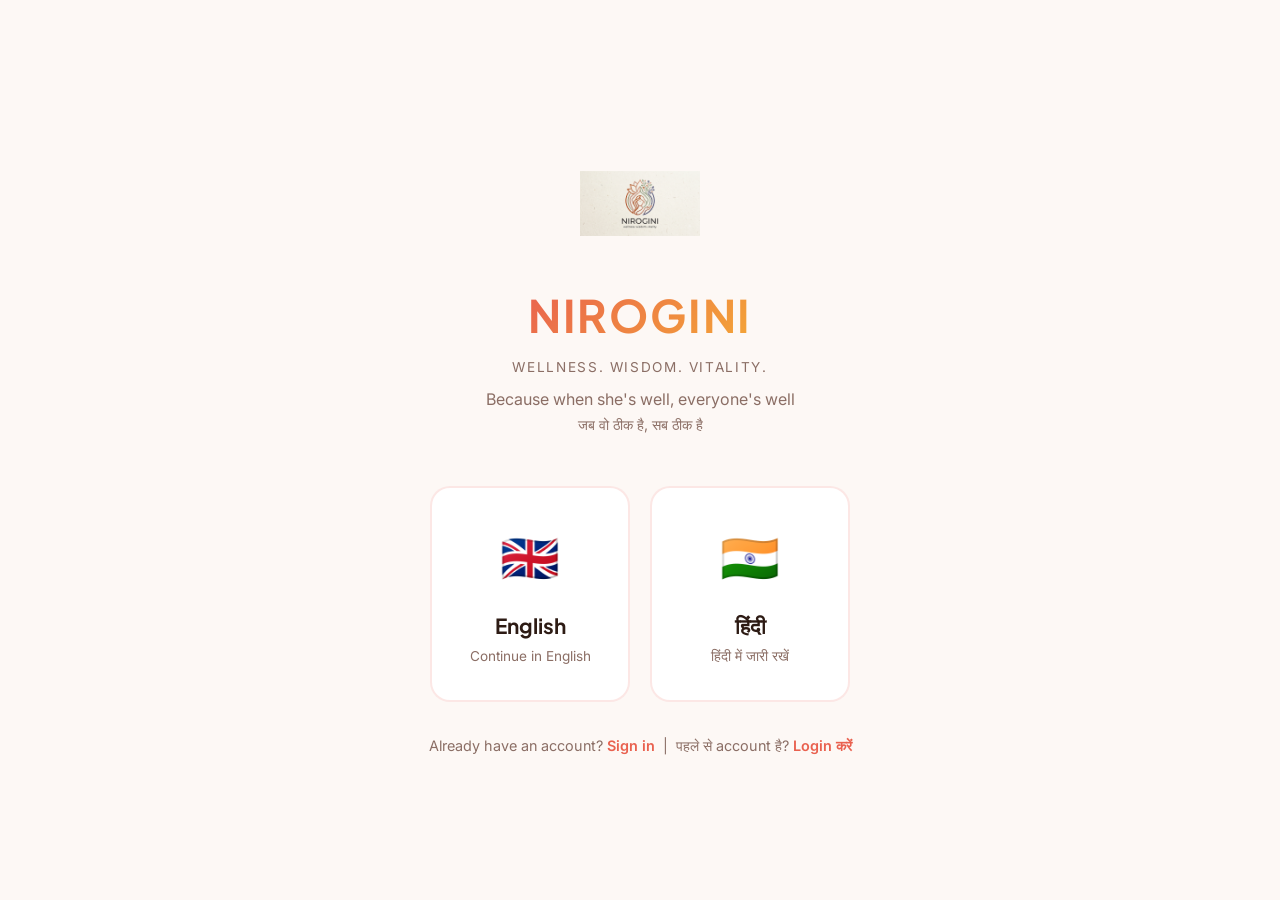
<file: frontend/index.html>
<!DOCTYPE html>
<html lang="en">
<head>
<meta charset="UTF-8">
<meta name="viewport" content="width=device-width, initial-scale=1.0">
<title>Nirogini — Because when she's well, everyone's well</title>
<link rel="stylesheet" href="css/style.css">
<style>
.lang-page {
  min-height: 100vh; display: flex; flex-direction: column;
  align-items: center; justify-content: center;
  padding: 24px; text-align: center;
}
.brand-logo { width: 120px; height: 120px; margin: 0 auto 16px; }
.brand-title {
  font-family: var(--font-display); font-size: 2.8rem; font-weight: 700;
  background: linear-gradient(135deg, var(--coral), var(--gold));
  -webkit-background-clip: text; -webkit-text-fill-color: transparent;
  background-clip: text; margin-bottom: 6px; letter-spacing: 0.04em;
}
.brand-sub { font-size: 0.85rem; color: var(--text-dim); letter-spacing: 0.12em; text-transform: uppercase; margin-bottom: 8px; }
.brand-tagline { font-size: 1rem; color: var(--text-dim); margin-bottom: 48px; line-height: 1.6; }
.lang-cards { display: flex; gap: 20px; flex-wrap: wrap; justify-content: center; margin-bottom: 32px; }
.lang-card {
  width: 200px; padding: 32px 24px;
  background: var(--surface); border: 2px solid var(--border);
  border-radius: 20px; cursor: pointer;
  transition: all 0.25s cubic-bezier(0.22, 1, 0.36, 1);
}
.lang-card:hover { border-color: var(--coral); transform: translateY(-4px); box-shadow: 0 12px 40px rgba(233,97,79,0.2); }
.lang-flag { font-size: 3rem; margin-bottom: 12px; }
.lang-name { font-family: var(--font-display); font-size: 1.3rem; font-weight: 700; margin-bottom: 4px; }
.lang-sub { font-size: 0.85rem; color: var(--text-dim); }
.already-account { font-size: 0.9rem; color: var(--text-dim); }
.already-account a { color: var(--coral); font-weight: 600; }
.floating { position: fixed; top:0; left:0; width:100%; height:100%; pointer-events:none; overflow:hidden; z-index:-1; }
.float-item { position:absolute; opacity:0.05; animation: floatUp 10s ease-in-out infinite; }
@keyframes floatUp { 0%,100%{transform:translateY(0) rotate(0deg)} 50%{transform:translateY(-30px) rotate(8deg)} }
</style>
</head>
<body>
<div class="floating">
  <span class="float-item" style="left:10%;top:20%;font-size:2rem;animation-delay:0s">🌸</span>
  <span class="float-item" style="left:80%;top:15%;font-size:1.5rem;animation-delay:1.5s">💙</span>
  <span class="float-item" style="left:20%;top:70%;font-size:1.8rem;animation-delay:3s">🌿</span>
  <span class="float-item" style="left:70%;top:60%;font-size:1.5rem;animation-delay:4.5s">✨</span>
  <span class="float-item" style="left:50%;top:30%;font-size:2rem;animation-delay:6s">🌸</span>
</div>
<div class="lang-page">
  <img src="images/nirogini_logo.png" class="brand-logo" alt="Nirogini Logo" style="border-radius:16px;object-fit:contain;">
  <div class="brand-title">NIROGINI</div>
  <div class="brand-sub">wellness. wisdom. vitality.</div>
  <div class="brand-tagline">
    Because when she's well, everyone's well<br>
    <span style="font-size:0.9rem;">जब वो ठीक है, सब ठीक है</span>
  </div>
  <div class="lang-cards">
    <div class="lang-card" onclick="selectLanguage('en')">
      <div class="lang-flag">🇬🇧</div>
      <div class="lang-name">English</div>
      <div class="lang-sub">Continue in English</div>
    </div>
    <div class="lang-card" onclick="selectLanguage('hi')">
      <div class="lang-flag">🇮🇳</div>
      <div class="lang-name">हिंदी</div>
      <div class="lang-sub">हिंदी में जारी रखें</div>
    </div>
  </div>
  <div class="already-account">
    Already have an account? <a href="login.html">Sign in</a>
    &nbsp;|&nbsp; पहले से account है? <a href="login.html">Login करें</a>
  </div>
</div>
<script>
function selectLanguage(lang) {
  localStorage.setItem("nirogini_lang", lang);
  window.location.href = "signup.html";
}
if (localStorage.getItem("nirogini_token")) window.location.href = "dashboard.html";
</script>
</body>
</html>
</file>
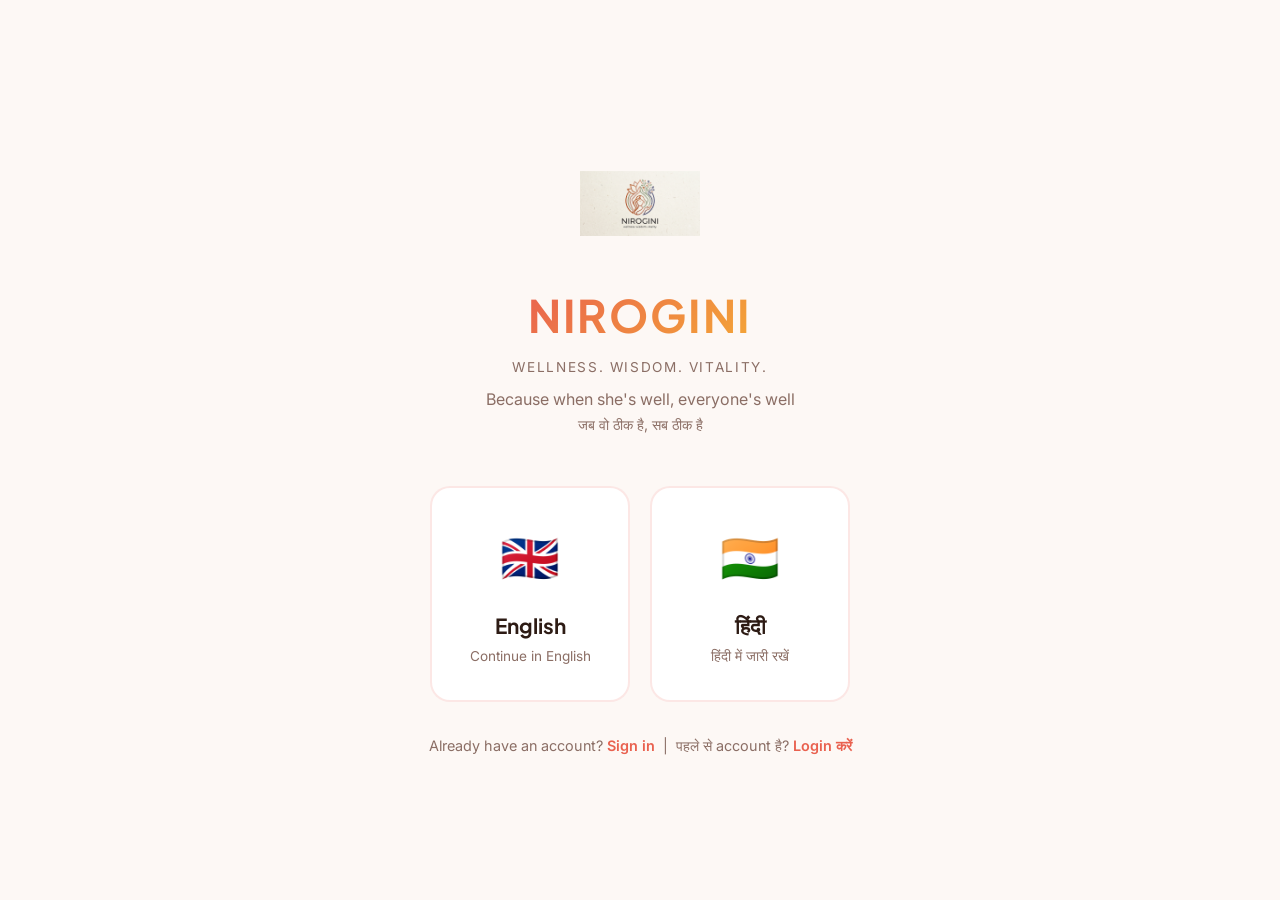
<file: frontend/appointments.html>
<!DOCTYPE html>
<html lang="en">
<head>
<meta charset="UTF-8">
<meta name="viewport" content="width=device-width, initial-scale=1.0">
<title>Appointments — Nirogini</title>
<link rel="stylesheet" href="css/style.css">
<style>
.appt-card {
  border: 1px solid var(--border); border-radius: 14px;
  padding: 18px; margin-bottom: 12px; background: white;
  border-left: 4px solid var(--coral);
}
.appt-card.past { border-left-color: var(--text-light); opacity: 0.7; }
.appt-date { font-family: var(--font-display); font-weight: 700; font-size: 1rem; color: var(--coral); }
.appt-doctor { font-weight: 600; font-size: 0.95rem; margin-top: 4px; }
.appt-details { font-size: 0.82rem; color: var(--text-dim); margin-top: 4px; line-height: 1.5; }
.appt-actions { display: flex; gap: 8px; margin-top: 12px; }
.btn-small {
  padding: 7px 14px; border-radius: 10px; font-size: 0.8rem;
  font-weight: 600; cursor: pointer; border: 1.5px solid var(--border);
  background: var(--surface-2); transition: all 0.15s;
}
.btn-small:hover { border-color: var(--coral); color: var(--coral); }
.btn-small.done { background: rgba(76,175,136,0.1); border-color: rgba(76,175,136,0.3); color: var(--mint); }
.days-badge {
  display: inline-block; padding: 3px 10px;
  border-radius: 10px; font-size: 0.75rem; font-weight: 700;
  background: rgba(233,97,79,0.1); color: var(--coral);
}
.questions-preview {
  background: var(--surface-2); border-radius: 10px;
  padding: 10px 12px; margin-top: 8px;
  font-size: 0.82rem; color: var(--text-dim); line-height: 1.5;
}
</style>
</head>
<body>
<div class="app-layout">
  <div class="sidebar">
    <div class="sidebar-brand">
      <div class="sidebar-brand-icon"><img src="images/nirogini_logo.png" style="width:32px;height:32px;object-fit:contain;border-radius:6px;"></div>
      <div class="sidebar-brand-name">Nirogini</div>
    </div>
    <a href="dashboard.html" class="nav-item"><span class="nav-icon">🏠</span> Home</a>
    <a href="tracker.html" class="nav-item"><span class="nav-icon">📊</span> Health Log</a>
    <a href="menopause.html" class="nav-item"><span class="nav-icon">🌙</span> Menopause</a>
    <a href="medicines.html" class="nav-item"><span class="nav-icon">💊</span> Medicines</a>
    <a href="cycle.html" class="nav-item"><span class="nav-icon">🌸</span> Cycle</a>
    <a href="appointments.html" class="nav-item active"><span class="nav-icon">🗓️</span> Appointments</a>
    <a href="companion.html" class="nav-item"><span class="nav-icon">💬</span> Chat</a>
    <a href="community.html" class="nav-item"><span class="nav-icon">👯‍♀️</span> My Circle</a>
    <a href="hospitals.html" class="nav-item"><span class="nav-icon">🏥</span> Hospitals</a>
    <a href="reports.html" class="nav-item"><span class="nav-icon">📋</span> Reports</a>
    <div class="sidebar-bottom">
      <a href="#" class="nav-item" onclick="signOut()"><span class="nav-icon">👋</span> Sign Out</a>
    </div>
  </div>

  <div class="main-content">
    <div class="page-header">
      <h1>🗓️ Doctor Appointments</h1>
      <p id="subtitle">Keep track of upcoming appointments and what to discuss with your doctor</p>
    </div>

    <!-- Add appointment -->
    <div class="card">
      <div class="card-label" id="addLabel">ADD APPOINTMENT</div>

      <div class="grid-2" style="gap:12px;margin-bottom:12px;">
        <div class="field">
          <label id="docLabel">Doctor's name</label>
          <input type="text" id="docName" placeholder="e.g. Dr. Sharma, Dr. Patel">
        </div>
        <div class="field">
          <label id="specLabel">Speciality</label>
          <select id="speciality">
            <option value="General Physician">General Physician</option>
            <option value="Gynaecologist">Gynaecologist</option>
            <option value="Endocrinologist">Endocrinologist (Thyroid/Diabetes)</option>
            <option value="Cardiologist">Cardiologist</option>
            <option value="Orthopaedist">Orthopaedist (Bones/Joints)</option>
            <option value="Dermatologist">Dermatologist</option>
            <option value="Psychiatrist">Psychiatrist / Counsellor</option>
            <option value="Other">Other</option>
          </select>
        </div>
        <div class="field">
          <label id="dateLabel">Date</label>
          <input type="date" id="apptDate">
        </div>
        <div class="field">
          <label id="timeLabel">Time (optional)</label>
          <input type="time" id="apptTime">
        </div>
      </div>

      <div class="field">
        <label id="locationLabel">Location / Hospital (optional)</label>
        <input type="text" id="location" placeholder="e.g. Apollo Hospital, Bandra">
      </div>

      <div class="field">
        <label id="questionsLabel">Questions to ask the doctor</label>
        <textarea id="questions" rows="3" style="border-radius:12px;"
          placeholder="Write down what you want to discuss — you won't forget anything important..."></textarea>
      </div>

      <div class="error-msg" id="errorBox"></div>
      <div class="success-msg" id="successBox"></div>
      <button class="btn-primary" id="addBtn" onclick="addAppt()">Add Appointment 🗓️</button>
    </div>

    <!-- Upcoming -->
    <div class="card">
      <div class="card-label" id="upcomingLabel">UPCOMING APPOINTMENTS</div>
      <div id="upcomingList">
        <div style="text-align:center;padding:20px;"><div class="spinner"></div></div>
      </div>
    </div>

    <!-- Past -->
    <div class="card" id="pastCard" style="display:none;">
      <div class="card-label" id="pastLabel">PAST APPOINTMENTS</div>
      <div id="pastList"></div>
    </div>

    <!-- Tip -->
    <div style="background:rgba(76,175,136,0.08);border:1px solid rgba(76,175,136,0.2);border-radius:14px;padding:16px;font-size:0.85rem;color:var(--text-dim);line-height:1.6;">
      💡 <strong id="tipBold">Tip before your appointment:</strong>
      <span id="tipText"> Write down all your symptoms, when they started, and any medicines you take. Bring your recent lab reports. Do not hesitate to ask your doctor to explain anything you do not understand.</span>
    </div>
  </div>
</div>

<script src="js/app.js"></script>
<script>
requireAuth();
const lang = Lang.get();

document.getElementById("apptDate").min = new Date().toISOString().split("T")[0];

if (lang === "hi") {
  document.getElementById("subtitle").textContent = "आने वाले appointments track करें और doctor से क्या बात करनी है याद रखें";
  document.getElementById("addLabel").textContent = "APPOINTMENT जोड़ें";
  document.getElementById("docLabel").textContent = "Doctor का नाम";
  document.getElementById("specLabel").textContent = "Speciality";
  document.getElementById("dateLabel").textContent = "Date";
  document.getElementById("timeLabel").textContent = "Time (optional)";
  document.getElementById("locationLabel").textContent = "Location / Hospital (optional)";
  document.getElementById("questionsLabel").textContent = "Doctor से क्या पूछना है?";
  document.getElementById("questions").placeholder = "लिख लें क्या discuss करना है — कुछ भूलेंगी नहीं...";
  document.getElementById("addBtn").textContent = "Appointment जोड़ें 🗓️";
  document.getElementById("upcomingLabel").textContent = "UPCOMING APPOINTMENTS";
  document.getElementById("pastLabel").textContent = "पिछले APPOINTMENTS";
  document.getElementById("tipBold").textContent = "Appointment से पहले tip:";
  document.getElementById("tipText").textContent = " अपने सभी symptoms लिख लें, कब से हैं, और कौन सी medicines ले रही हैं। Lab reports साथ लेकर जाएं। Doctor से कुछ भी पूछने में संकोच न करें।";
}

function daysUntil(dateStr) {
  const apptDate = new Date(dateStr);
  const today = new Date();
  today.setHours(0,0,0,0);
  return Math.ceil((apptDate - today) / (1000*60*60*24));
}

async function loadAppointments() {
  const r = await apiCall("/api/appointments", { auth: true });
  if (!r || !r.success) return;

  const upEl = document.getElementById("upcomingList");
  if (!r.upcoming || !r.upcoming.length) {
    upEl.innerHTML = `<div style="text-align:center;padding:32px;color:var(--text-dim);">
      <div style="font-size:3rem;margin-bottom:12px;">🗓️</div>
      <div style="font-weight:600;">${lang==="hi"?"कोई upcoming appointment नहीं":"No upcoming appointments"}</div>
      <div style="font-size:0.85rem;margin-top:6px;">${lang==="hi"?"ऊपर add करें":"Add one above"}</div>
    </div>`;
  } else {
    upEl.innerHTML = r.upcoming.map(a => {
      const days = daysUntil(a.appointment_date);
      const daysText = days === 0 ? (lang==="hi"?"आज!":"Today!") : days === 1 ? (lang==="hi"?"कल":"Tomorrow") : `${days} ${lang==="hi"?"दिन बाद":"days away"}`;
      return `
      <div class="appt-card">
        <div style="display:flex;justify-content:space-between;align-items:flex-start;">
          <div>
            <div class="appt-date">${a.appointment_date} ${a.appointment_time || ""}</div>
            <div class="appt-doctor">Dr. ${a.doctor_name}</div>
            <div class="appt-details">
              ${a.speciality || ""} ${a.location ? "· 📍 " + a.location : ""}
            </div>
          </div>
          <span class="days-badge">${daysText}</span>
        </div>
        ${a.questions ? `<div class="questions-preview">💬 <strong>${lang==="hi"?"Doctor से पूछना है:":"Questions for doctor:"}</strong><br>${a.questions}</div>` : ""}
        <div class="appt-actions">
          <button class="btn-small done" onclick="completeAppt(${a.id})">✓ ${lang==="hi"?"Done":"Done"}</button>
          <button class="btn-small" onclick="deleteAppt(${a.id})" style="color:var(--coral)">✕ ${lang==="hi"?"हटाएं":"Remove"}</button>
        </div>
      </div>`;
    }).join("");
  }

  if (r.past && r.past.length > 0) {
    document.getElementById("pastCard").style.display = "block";
    document.getElementById("pastList").innerHTML = r.past.map(a => `
      <div class="appt-card past">
        <div class="appt-date">${a.appointment_date}</div>
        <div class="appt-doctor">Dr. ${a.doctor_name}</div>
        <div class="appt-details">${a.speciality || ""} ${a.location ? "· " + a.location : ""}</div>
        ${a.notes ? `<div style="font-size:0.82rem;margin-top:6px;font-style:italic;color:var(--text-dim);">${a.notes}</div>` : ""}
      </div>
    `).join("");
  }
}

async function addAppt() {
  const docName = document.getElementById("docName").value.trim();
  const apptDate = document.getElementById("apptDate").value;
  if (!docName || !apptDate) {
    showError(document.getElementById("errorBox"),
      lang==="hi"?"Doctor का नाम और date जरूरी हैं।":"Doctor name and date are required.");
    return;
  }
  const btn = document.getElementById("addBtn");
  btn.disabled = true;
  const r = await apiCall("/api/appointments/add", {
    method: "POST", auth: true,
    body: {
      doctor_name: docName,
      speciality: document.getElementById("speciality").value,
      appointment_date: apptDate,
      appointment_time: document.getElementById("apptTime").value,
      location: document.getElementById("location").value,
      questions: document.getElementById("questions").value,
    }
  });
  if (r && r.success) {
    showSuccess(document.getElementById("successBox"),
      lang==="hi"?"✅ Appointment add हो गई!":"✅ Appointment added!");
    document.getElementById("docName").value = "";
    document.getElementById("location").value = "";
    document.getElementById("questions").value = "";
    document.getElementById("apptTime").value = "";
    loadAppointments();
  } else {
    showError(document.getElementById("errorBox"), "Could not save. Try again.");
  }
  btn.disabled = false;
}

async function completeAppt(id) {
  const notes = prompt(lang==="hi"?"Appointment के बाद कोई notes? (optional)":"Any notes after the appointment? (optional)") || "";
  await apiCall(`/api/appointments/${id}/complete`, { method:"POST", auth:true, body:{notes} });
  loadAppointments();
}

async function deleteAppt(id) {
  if (!confirm(lang==="hi"?"इस appointment को हटाएं?":"Remove this appointment?")) return;
  await apiCall(`/api/appointments/${id}/delete`, { method:"DELETE", auth:true });
  loadAppointments();
}

function signOut() { apiCall("/api/logout",{method:"POST",auth:true}); Auth.clear(); window.location.href="index.html"; }
loadAppointments();
</script>
</body>
</html>
</file>
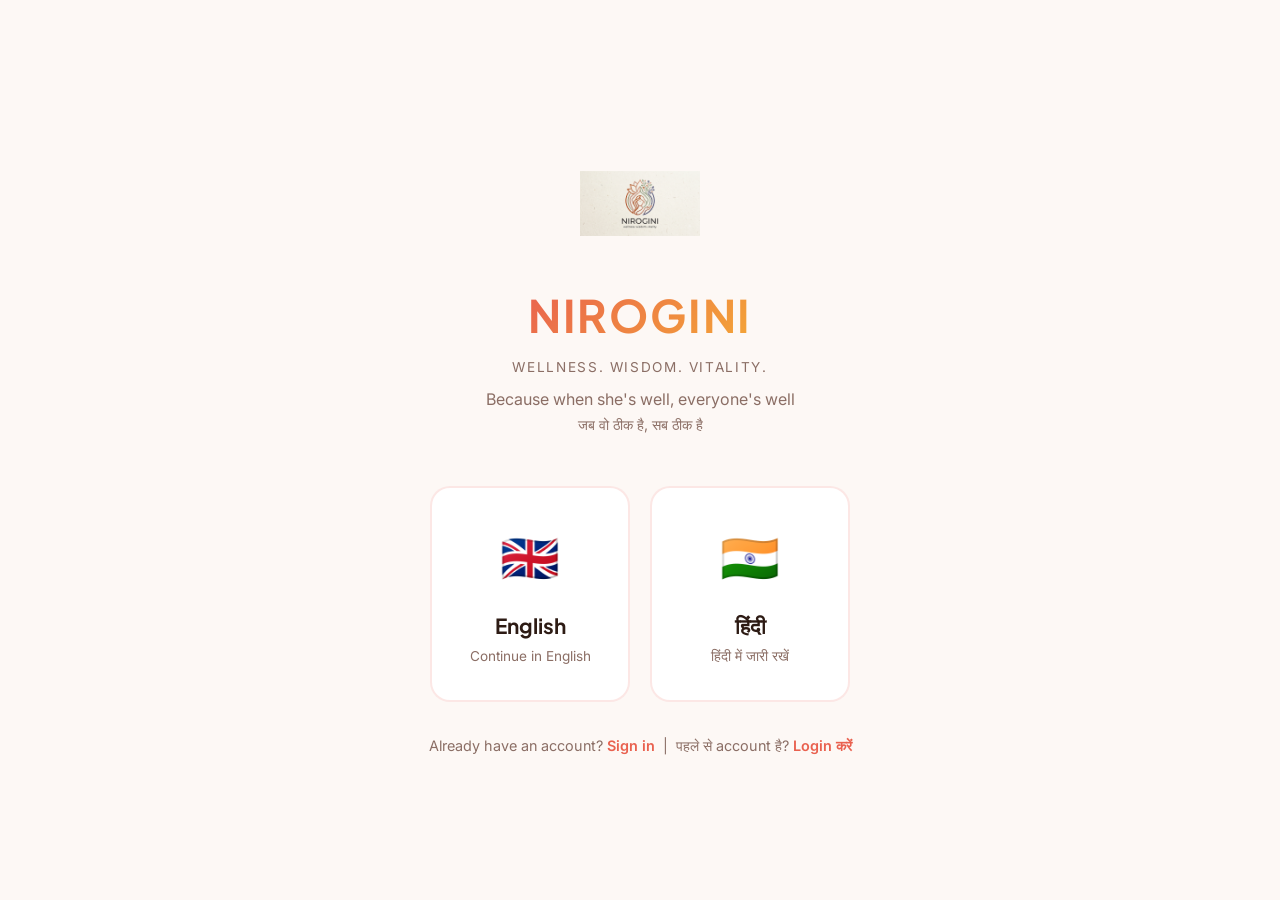
<file: frontend/community.html>
<!DOCTYPE html>
<html lang="en">
<head>
<meta charset="UTF-8">
<meta name="viewport" content="width=device-width, initial-scale=1.0">
<title>My Circle — Nirogini</title>
<link rel="stylesheet" href="css/style.css">
</head>
<body>
<div class="app-layout">
  <div class="sidebar">
    <div class="sidebar-brand">
      <div class="sidebar-brand-icon"><img src="images/nirogini_logo.png" style="width:32px;height:32px;object-fit:contain;border-radius:6px;"></div>
      <div class="sidebar-brand-name">Nirogini</div>
    </div>
    <a href="dashboard.html" class="nav-item"><span class="nav-icon">🏠</span> Home</a>
    <a href="tracker.html" class="nav-item"><span class="nav-icon">📊</span> Health Log</a>
    <a href="menopause.html" class="nav-item"><span class="nav-icon">🌙</span> Menopause</a>
    <a href="medicines.html" class="nav-item"><span class="nav-icon">💊</span> Medicines</a>
    <a href="cycle.html" class="nav-item"><span class="nav-icon">🌸</span> Cycle</a>
    <a href="appointments.html" class="nav-item"><span class="nav-icon">🗓️</span> Appointments</a>
    <a href="companion.html" class="nav-item"><span class="nav-icon">💬</span> Chat</a>
    <a href="community.html" class="nav-item active"><span class="nav-icon">👯‍♀️</span> My Circle</a>
    <a href="hospitals.html" class="nav-item"><span class="nav-icon">🏥</span> Hospitals</a>
    <a href="reports.html" class="nav-item"><span class="nav-icon">📋</span> Reports</a>
    <div class="sidebar-bottom">
      <a href="#" class="nav-item" onclick="signOut()"><span class="nav-icon">👋</span> Sign Out</a>
    </div>
  </div>

  <div class="main-content">
    <div class="page-header">
      <h1 id="pageTitle">👯‍♀️ My Circle</h1>
      <p id="pageSubtitle">Stay healthy together — see how your friends are doing!</p>
    </div>

    <!-- Add friend -->
    <div class="card">
      <div class="card-label" id="addFriendLabel">ADD A FRIEND OR FAMILY MEMBER</div>
      <p id="addFriendDesc" style="font-size:0.88rem;color:var(--text-dim);margin-bottom:16px;">
        Invite your mom, sister, or friend to Nirogini! You'll be able to cheer each other on 🌸
      </p>
      <div style="display:flex;gap:10px;">
        <input type="email" id="friendEmail" placeholder="Enter their email address" style="flex:1;">
        <button class="btn-primary" id="addBtn" onclick="addFriend()" style="width:auto;padding:12px 20px;">Add 💙</button>
      </div>
      <div class="error-msg" id="addError"></div>
      <div class="success-msg" id="addSuccess"></div>
    </div>

    <!-- Pending requests -->
    <div class="card" id="requestsCard" style="display:none;">
      <div class="card-label" id="requestsLabel">FRIEND REQUESTS</div>
      <div id="requestsList"></div>
    </div>

    <!-- Community feed -->
    <div class="card">
      <div class="card-label" id="feedLabel">YOUR CIRCLE'S PROGRESS</div>
      <div id="feedContent">
        <div style="text-align:center;padding:20px;"><div class="spinner"></div></div>
      </div>
    </div>

    <!-- Leaderboard tip -->
    <div style="background:linear-gradient(135deg,rgba(233,97,79,0.08),rgba(244,167,54,0.05));border:1px solid rgba(233,97,79,0.15);border-radius:16px;padding:20px;text-align:center;">
      <div style="font-size:1.5rem;margin-bottom:8px;">🏆</div>
      <div style="font-family:var(--font-display);font-weight:700;margin-bottom:6px;" id="leaderTip">Earn more points to climb the leaderboard!</div>
      <div style="font-size:0.85rem;color:var(--text-dim);" id="leaderSub">Log daily, complete challenges, and invite friends to earn bonus points</div>
    </div>
  </div>
</div>

<script src="js/app.js"></script>
<script>
requireAuth();
const lang = Lang.get();

if (lang === "hi") {
  document.getElementById("pageTitle").textContent = "👯‍♀️ My Circle";
  document.getElementById("pageSubtitle").textContent = "साथ में healthy रहें — देखें आपकी friends कैसी कर रही हैं!";
  document.getElementById("addFriendLabel").textContent = "FRIEND या FAMILY MEMBER जोड़ें";
  document.getElementById("addFriendDesc").textContent = "अपनी मम्मी, बहन या सहेली को Nirogini पर invite करें! आप एक-दूसरे को encourage कर सकती हैं 🌸";
  document.getElementById("friendEmail").placeholder = "उनका email address डालें";
  document.getElementById("addBtn").textContent = "जोड़ें 💙";
  document.getElementById("feedLabel").textContent = "आपके CIRCLE की PROGRESS";
  document.getElementById("leaderTip").textContent = "Leaderboard में ऊपर आने के लिए ज्यादा points कमाएं!";
  document.getElementById("leaderSub").textContent = "रोज log करें, challenges complete करें, और friends invite करें";
}

async function loadCommunity() {
  // Load pending requests
  const reqResult = await apiCall("/api/community/requests", { auth: true });
  if (reqResult && reqResult.success && reqResult.requests.length > 0) {
    document.getElementById("requestsCard").style.display = "block";
    document.getElementById("requestsLabel").textContent = lang === "hi" ? "FRIEND REQUESTS" : "FRIEND REQUESTS";
    document.getElementById("requestsList").innerHTML = reqResult.requests.map(r => `
      <div class="friend-card">
        <div class="friend-avatar">${r.name[0].toUpperCase()}</div>
        <div class="friend-info">
          <div class="friend-name">${r.name}</div>
          <div class="friend-stats">${r.email}</div>
        </div>
        <button class="btn-ghost" onclick="acceptRequest(${r.id})" style="padding:8px 16px;font-size:0.82rem;">
          ${lang === "hi" ? "Accept करें" : "Accept"} ✓
        </button>
      </div>
    `).join("");
  }

  // Load community feed
  const feedResult = await apiCall("/api/community/feed", { auth: true });
  const feedEl = document.getElementById("feedContent");

  if (!feedResult || !feedResult.success || feedResult.feed.length === 0) {
    feedEl.innerHTML = `
      <div style="text-align:center;padding:32px;color:var(--text-dim);">
        <div style="font-size:3rem;margin-bottom:12px;">👯‍♀️</div>
        <div style="font-weight:600;margin-bottom:8px;">${lang === "hi" ? "अभी आपके circle में कोई नहीं है" : "Your circle is empty for now"}</div>
        <div style="font-size:0.88rem;">${lang === "hi" ? "ऊपर अपनी friends को add करें!" : "Add your friends above to get started!"}</div>
      </div>
    `;
    return;
  }

  feedEl.innerHTML = feedResult.feed.map((f, i) => `
    <div class="friend-card">
      <div style="font-family:var(--font-display);font-weight:700;font-size:1.1rem;color:var(--text-dim);width:28px;">${i + 1}</div>
      <div class="friend-avatar">${f.name[0].toUpperCase()}</div>
      <div class="friend-info">
        <div class="friend-name">${f.name}</div>
        <div class="friend-stats">${f.level_emoji} ${f.level_name} • ${f.points} pts • 🔥 ${f.streak_days} ${lang === "hi" ? "दिन" : "days"}</div>
      </div>
    </div>
  `).join("");
}

async function addFriend() {
  const email = document.getElementById("friendEmail").value.trim();
  if (!email) return;
  const btn = document.getElementById("addBtn");
  btn.disabled = true;
  const result = await apiCall("/api/community/add-friend", {
    method: "POST", auth: true, body: { email }
  });
  if (result && result.success) {
    showSuccess(document.getElementById("addSuccess"), result.message);
    document.getElementById("friendEmail").value = "";
  } else {
    showError(document.getElementById("addError"), (result && result.error) || "Could not send request.");
  }
  btn.disabled = false;
}

async function acceptRequest(requesterId) {
  await apiCall("/api/community/accept", {
    method: "POST", auth: true, body: { requester_id: requesterId }
  });
  loadCommunity();
}

function signOut() {
  apiCall("/api/logout", { method: "POST", auth: true });
  Auth.clear();
  window.location.href = "index.html";
}

loadCommunity();
</script>
</body>
</html>
</file>
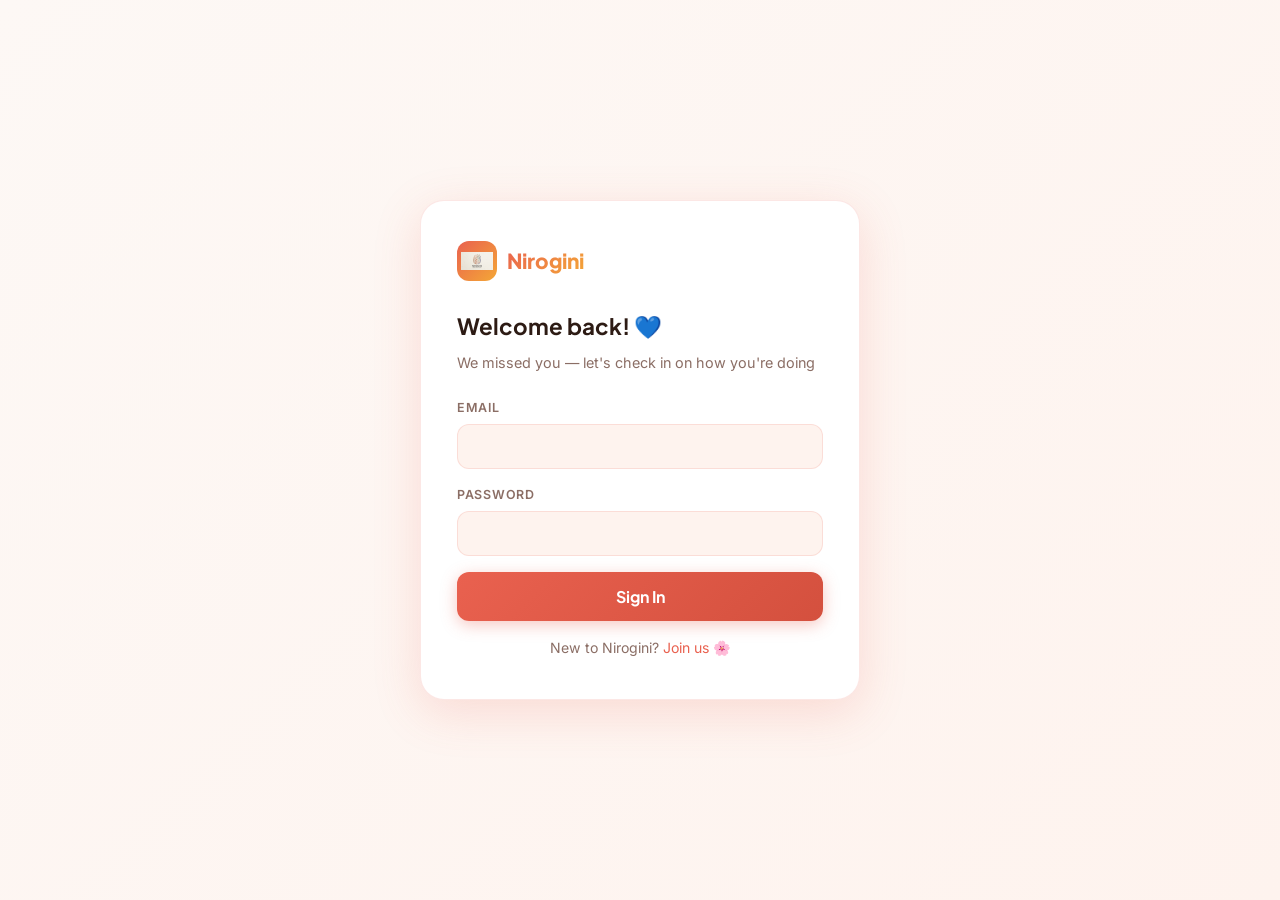
<file: frontend/companion.html>
<!DOCTYPE html>
<html lang="en">
<head>
<meta charset="UTF-8">
<meta name="viewport" content="width=device-width, initial-scale=1.0">
<title>Chat with Nirogini</title>
<link rel="stylesheet" href="css/style.css">
<style>
.chat-header { padding: 20px 24px 16px; border-bottom: 1px solid var(--border); background: white; }
.chat-header-inner { display: flex; align-items: center; gap: 14px; }
.companion-avatar {
  width: 48px; height: 48px; border-radius: 50%;
  background: linear-gradient(135deg, var(--coral), var(--gold));
  display: flex; align-items: center; justify-content: center;
  font-size: 1.5rem; flex-shrink: 0;
}
.companion-name { font-family: var(--font-display); font-weight: 700; font-size: 1rem; }
.companion-status { font-size: 0.8rem; color: var(--mint); }
.quick-prompts {
  display: flex; gap: 8px; flex-wrap: wrap;
  padding: 12px 16px; border-bottom: 1px solid var(--border);
  background: var(--surface-2);
}
.quick-prompt {
  padding: 6px 14px; border-radius: 16px;
  background: white; border: 1px solid var(--border);
  font-size: 0.82rem; cursor: pointer; transition: all 0.15s; color: var(--text-dim);
}
.quick-prompt:hover { border-color: var(--coral); color: var(--coral); background: rgba(233,97,79,0.05); }
.api-warning {
  background: rgba(244,167,54,0.1); border: 1px solid rgba(244,167,54,0.3);
  color: #8B6E65; padding: 12px 16px; font-size: 0.85rem;
  display: none; margin: 8px 16px; border-radius: 10px;
}
</style>
</head>
<body>
<div class="app-layout">
  <div class="sidebar">
    <div class="sidebar-brand">
      <div class="sidebar-brand-icon"><img src="images/nirogini_logo.png" style="width:32px;height:32px;object-fit:contain;border-radius:6px;"></div>
      <div class="sidebar-brand-name">Nirogini</div>
    </div>
    <a href="dashboard.html" class="nav-item"><span class="nav-icon">🏠</span> Home</a>
    <a href="tracker.html" class="nav-item"><span class="nav-icon">📊</span> Health Log</a>
    <a href="menopause.html" class="nav-item"><span class="nav-icon">🌙</span> Menopause</a>
    <a href="medicines.html" class="nav-item"><span class="nav-icon">💊</span> Medicines</a>
    <a href="cycle.html" class="nav-item"><span class="nav-icon">🌸</span> Cycle</a>
    <a href="appointments.html" class="nav-item"><span class="nav-icon">🗓️</span> Appointments</a>
    <a href="companion.html" class="nav-item active"><span class="nav-icon">💬</span> Chat</a>
    <a href="community.html" class="nav-item"><span class="nav-icon">👯‍♀️</span> My Circle</a>
    <a href="hospitals.html" class="nav-item"><span class="nav-icon">🏥</span> Hospitals</a>
    <a href="reports.html" class="nav-item"><span class="nav-icon">📋</span> Reports</a>
    <div class="sidebar-bottom">
      <a href="#" class="nav-item" onclick="signOut()"><span class="nav-icon">👋</span> Sign Out</a>
    </div>
  </div>

  <div style="flex:1;display:flex;flex-direction:column;overflow:hidden;">
    <div class="chat-header">
      <div class="chat-header-inner">
        <div class="companion-avatar">🌸</div>
        <div>
          <div class="companion-name" id="companionName">Nirogini — Your Health Companion</div>
          <div class="companion-status" id="companionStatus">● Always here for you</div>
        </div>
      </div>
    </div>

    <div class="api-warning" id="apiWarning">
      ⚠️ Chatbot requires GROQ_API_KEY to be set. Please restart the server with your API key.
    </div>

    <div class="quick-prompts" id="quickPrompts">
      <div class="quick-prompt" onclick="sendQuick(this)">How's my health? 🔍</div>
      <div class="quick-prompt" onclick="sendQuick(this)">I'm feeling tired 😴</div>
      <div class="quick-prompt" onclick="sendQuick(this)">What to eat today? 🥗</div>
      <div class="quick-prompt" onclick="sendQuick(this)">Menopause symptoms 🌙</div>
      <div class="quick-prompt" onclick="sendQuick(this)">I'm worried about something 😟</div>
      <div class="quick-prompt" onclick="sendQuick(this)">Motivate me! 💪</div>
    </div>

    <div class="chat-messages" id="chatMessages" style="flex:1;overflow-y:auto;padding:16px;display:flex;flex-direction:column;gap:12px;"></div>

    <div class="chat-input-row">
      <input type="text" id="chatInput" placeholder="Talk to me — anything on your mind..." autocomplete="off">
      <button class="chat-send" id="sendBtn" onclick="sendMessage()">Send 💙</button>
    </div>
  </div>
</div>

<script src="js/app.js"></script>
<script>
requireAuth();
const lang = Lang.get();
const user = Auth.getUser();
let chatHistory = [];
let isWaiting = false;

if (lang === "hi") {
  document.getElementById("companionName").textContent = "Nirogini — आपकी Health Companion";
  document.getElementById("companionStatus").textContent = "● हमेशा आपके साथ";
  document.getElementById("chatInput").placeholder = "मुझसे कुछ भी बात करें...";
  document.getElementById("sendBtn").textContent = "भेजें 💙";
  document.getElementById("quickPrompts").innerHTML = `
    <div class="quick-prompt" onclick="sendQuick(this)">मेरी health कैसी है? 🔍</div>
    <div class="quick-prompt" onclick="sendQuick(this)">बहुत थकान हो रही है 😴</div>
    <div class="quick-prompt" onclick="sendQuick(this)">आज क्या खाएं? 🥗</div>
    <div class="quick-prompt" onclick="sendQuick(this)">Menopause के बारे में 🌙</div>
    <div class="quick-prompt" onclick="sendQuick(this)">कुछ worry हो रही है 😟</div>
    <div class="quick-prompt" onclick="sendQuick(this)">Motivate करो! 💪</div>
  `;
  document.getElementById("apiWarning").textContent = "⚠️ Chatbot के लिए GROQ_API_KEY जरूरी है। Server को API key के साथ restart करें।";
}

function addBubble(role, text) {
  const div = document.createElement("div");
  div.className = `chat-bubble ${role}`;
  div.textContent = text;
  document.getElementById("chatMessages").appendChild(div);
  document.getElementById("chatMessages").scrollTop = 999999;
  return div;
}

async function sendMessage(msg) {
  if (isWaiting) return;
  const input = document.getElementById("chatInput");
  const message = msg || input.value.trim();
  if (!message) return;
  input.value = "";
  isWaiting = true;

  addBubble("user", message);
  const thinking = addBubble("ai thinking", lang === "hi" ? "सोच रही हूं... 💭" : "Thinking... 💭");
  document.getElementById("sendBtn").disabled = true;

  try {
    const result = await apiCall("/api/companion/chat", {
      method: "POST", auth: true,
      body: { message, language: lang }
    });

    thinking.remove();

    if (result && result.success) {
      addBubble("ai", result.reply);
      chatHistory.push({ role: "user", content: message });
      chatHistory.push({ role: "assistant", content: result.reply });
      document.getElementById("apiWarning").style.display = "none";
    } else {
      const errMsg = result && result.error ? result.error : "Something went wrong.";
      if (errMsg.includes("GROQ_API_KEY")) {
        document.getElementById("apiWarning").style.display = "block";
        addBubble("ai", lang === "hi"
          ? "Sorry, अभी chat काम नहीं कर रहा। Server को GROQ_API_KEY के साथ restart करें।"
          : "Sorry, chat isn't working right now. The server needs to be restarted with the GROQ_API_KEY.");
      } else {
        addBubble("ai", lang === "hi"
          ? "Sorry, अभी respond नहीं कर पा रही। थोड़ी देर में try करें।"
          : "Sorry, I couldn't respond right now. Please try again.");
      }
    }
  } catch(e) {
    thinking.remove();
    addBubble("ai", lang === "hi" ? "Network error. Please try again." : "Network error. Please try again.");
  }

  document.getElementById("sendBtn").disabled = false;
  isWaiting = false;
}

function sendQuick(el) { sendMessage(el.textContent.trim()); }

document.getElementById("chatInput").addEventListener("keydown", e => {
  if (e.key === "Enter" && !e.shiftKey) sendMessage();
});

// Opening message
const name = user ? user.name.split(" ")[0] + " ji" : "there";
const openingMsg = lang === "hi"
  ? `Hey ${name}! 💙 Main Nirogini hoon — aapki personal health companion. Aaj kya feel ho raha hai? Kuch bhi share kar sakte hain! Menopause se related kuch chahiye? Ya koi aur health concern? Sab theek hai yahan. 🌸`
  : `Hey ${name}! 💙 I'm Nirogini — your personal health companion. How are you feeling today? You can share anything — whether it's a health worry, menopause symptoms, tiredness, or just need someone to talk to. I'm here! 🌸`;
addBubble("ai", openingMsg);

function signOut() {
  apiCall("/api/logout", { method: "POST", auth: true });
  Auth.clear();
  window.location.href = "index.html";
}
</script>
</body>
</html>
</file>
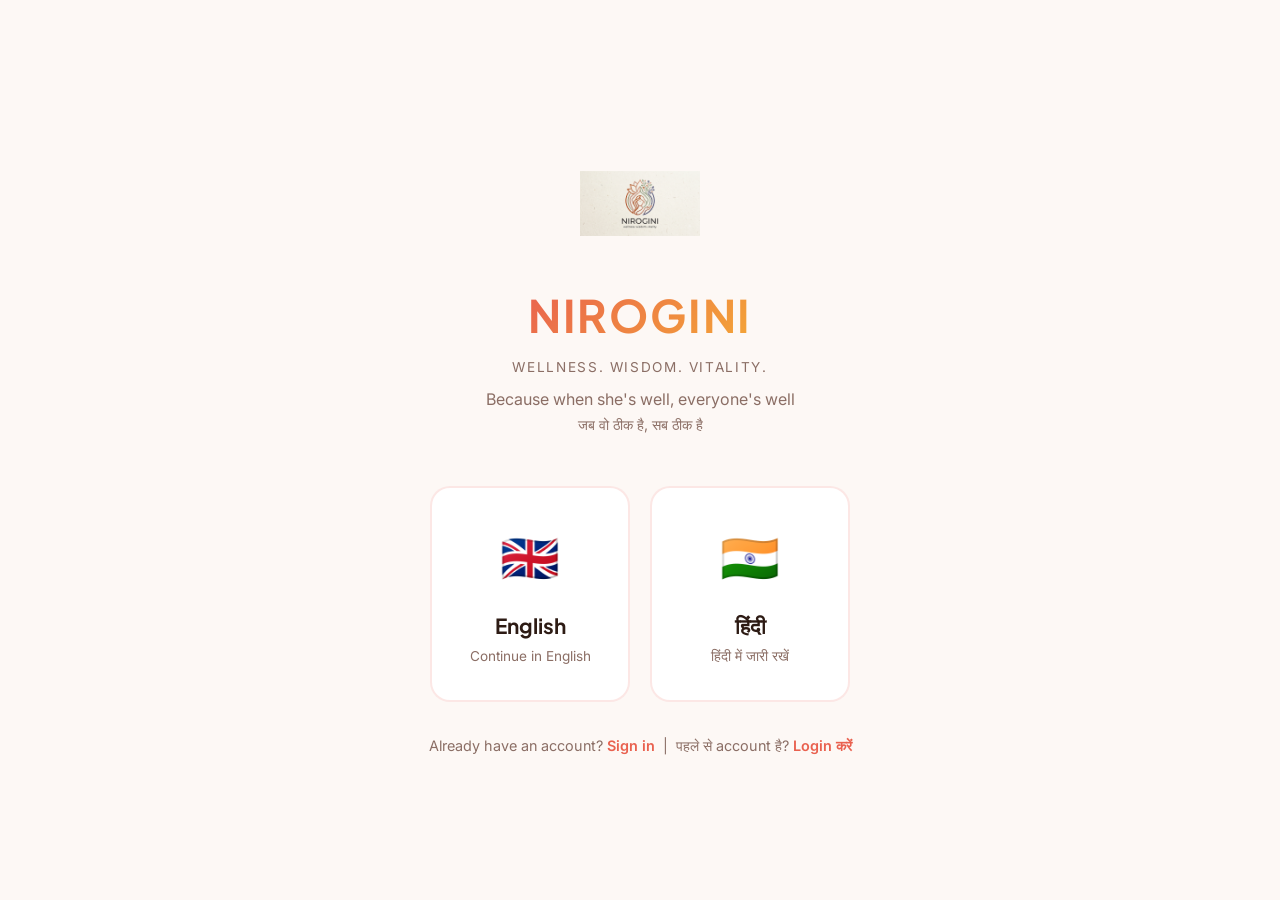
<file: frontend/cycle.html>
<!DOCTYPE html>
<html lang="en">
<head>
<meta charset="UTF-8">
<meta name="viewport" content="width=device-width, initial-scale=1.0">
<title>Cycle Tracker — Nirogini</title>
<link rel="stylesheet" href="css/style.css">
<style>
.cycle-card {
  background: var(--surface-2); border: 1px solid var(--border);
  border-radius: 14px; padding: 16px; margin-bottom: 10px;
}
.flow-btns { display: flex; gap: 8px; margin-top: 8px; }
.flow-btn {
  flex: 1; padding: 10px; border-radius: 10px;
  border: 1.5px solid var(--border); background: white;
  cursor: pointer; text-align: center; font-size: 0.82rem;
  font-weight: 500; transition: all 0.15s;
}
.flow-btn.selected { border-color: var(--coral); background: rgba(233,97,79,0.08); color: var(--coral); font-weight: 700; }
.symptom-chips { display: flex; flex-wrap: wrap; gap: 8px; margin-top: 8px; }
.sym-chip {
  padding: 6px 12px; border-radius: 12px;
  border: 1.5px solid var(--border); background: white;
  cursor: pointer; font-size: 0.8rem; transition: all 0.15s;
}
.sym-chip.selected { border-color: var(--coral); background: rgba(233,97,79,0.08); color: var(--coral); }
.stat-box {
  background: var(--surface-2); border: 1px solid var(--border);
  border-radius: 12px; padding: 16px; text-align: center;
}
.stat-val { font-family: var(--font-display); font-size: 1.8rem; font-weight: 800; color: var(--coral); }
.stat-label { font-size: 0.78rem; color: var(--text-dim); margin-top: 4px; }
</style>
</head>
<body>
<div class="app-layout">
  <div class="sidebar">
    <div class="sidebar-brand">
      <div class="sidebar-brand-icon"><img src="images/nirogini_logo.png" style="width:32px;height:32px;object-fit:contain;border-radius:6px;"></div>
      <div class="sidebar-brand-name">Nirogini</div>
    </div>
    <a href="dashboard.html" class="nav-item"><span class="nav-icon">🏠</span> Home</a>
    <a href="tracker.html" class="nav-item"><span class="nav-icon">📊</span> Health Log</a>
    <a href="menopause.html" class="nav-item"><span class="nav-icon">🌙</span> Menopause</a>
    <a href="medicines.html" class="nav-item"><span class="nav-icon">💊</span> Medicines</a>
    <a href="cycle.html" class="nav-item active"><span class="nav-icon">🌸</span> Cycle</a>
    <a href="appointments.html" class="nav-item"><span class="nav-icon">🗓️</span> Appointments</a>
    <a href="companion.html" class="nav-item"><span class="nav-icon">💬</span> Chat</a>
    <a href="community.html" class="nav-item"><span class="nav-icon">👯‍♀️</span> My Circle</a>
    <a href="hospitals.html" class="nav-item"><span class="nav-icon">🏥</span> Hospitals</a>
    <a href="reports.html" class="nav-item"><span class="nav-icon">📋</span> Reports</a>
    <div class="sidebar-bottom">
      <a href="#" class="nav-item" onclick="signOut()"><span class="nav-icon">👋</span> Sign Out</a>
    </div>
  </div>

  <div class="main-content">
    <div class="page-header">
      <h1>🌸 Period & Cycle Tracker</h1>
      <p id="subtitle">Track your cycle — especially helpful during perimenopause when periods become irregular</p>
    </div>

    <!-- Stats -->
    <div class="grid-3" id="statsRow" style="display:none;">
      <div class="stat-box">
        <div class="stat-val" id="avgCycle">—</div>
        <div class="stat-label" id="avgLabel">Average cycle length (days)</div>
      </div>
      <div class="stat-box">
        <div class="stat-val" id="totalLogs">—</div>
        <div class="stat-label" id="totalLabel">Periods tracked</div>
      </div>
      <div class="stat-box">
        <div class="stat-val" id="lastPeriod">—</div>
        <div class="stat-label" id="lastLabel">Days since last period</div>
      </div>
    </div>

    <!-- Log new period -->
    <div class="card">
      <div class="card-label" id="addLabel">LOG A PERIOD</div>

      <div class="grid-2" style="gap:12px;margin-bottom:14px;">
        <div class="field">
          <label id="startLabel">Start date</label>
          <input type="date" id="startDate">
        </div>
        <div class="field">
          <label id="endLabel">End date (optional)</label>
          <input type="date" id="endDate">
        </div>
      </div>

      <div class="field">
        <label id="flowLabel">Flow level</label>
        <div class="flow-btns">
          <div class="flow-btn" data-val="light" onclick="selectFlow(this)">🩸 Light</div>
          <div class="flow-btn" data-val="medium" onclick="selectFlow(this)">🩸🩸 Medium</div>
          <div class="flow-btn" data-val="heavy" onclick="selectFlow(this)">🩸🩸🩸 Heavy</div>
          <div class="flow-btn" data-val="spotting" onclick="selectFlow(this)">· Spotting</div>
        </div>
      </div>

      <div class="field">
        <label id="symptomsLabel">Symptoms (select all that apply)</label>
        <div class="symptom-chips">
          <div class="sym-chip" data-val="cramps" onclick="toggleSym(this)">😣 Cramps</div>
          <div class="sym-chip" data-val="bloating" onclick="toggleSym(this)">🫃 Bloating</div>
          <div class="sym-chip" data-val="headache" onclick="toggleSym(this)">🤕 Headache</div>
          <div class="sym-chip" data-val="back_pain" onclick="toggleSym(this)">🦴 Back pain</div>
          <div class="sym-chip" data-val="fatigue" onclick="toggleSym(this)">😴 Fatigue</div>
          <div class="sym-chip" data-val="mood_swings" onclick="toggleSym(this)">😤 Mood swings</div>
          <div class="sym-chip" data-val="breast_pain" onclick="toggleSym(this)">💙 Breast tenderness</div>
          <div class="sym-chip" data-val="nausea" onclick="toggleSym(this)">🤢 Nausea</div>
        </div>
      </div>

      <div class="field">
        <label id="notesLabel">Notes</label>
        <input type="text" id="notes" placeholder="Anything unusual or worth noting...">
      </div>

      <div class="error-msg" id="errorBox"></div>
      <div class="success-msg" id="successBox"></div>
      <button class="btn-primary" id="logBtn" onclick="logCycle()">Log Period 🌸</button>
    </div>

    <!-- History -->
    <div class="card">
      <div class="card-label" id="historyLabel">PERIOD HISTORY</div>
      <div id="historyList">
        <div style="text-align:center;padding:20px;"><div class="spinner"></div></div>
      </div>
    </div>

    <!-- Perimenopause note -->
    <div style="background:linear-gradient(135deg,rgba(233,97,79,0.08),rgba(244,167,54,0.05));border:1px solid rgba(233,97,79,0.15);border-radius:14px;padding:18px;">
      <div style="font-weight:600;margin-bottom:8px;" id="noteTitle">🌙 About perimenopause and irregular periods</div>
      <div style="font-size:0.85rem;color:var(--text-dim);line-height:1.6;" id="noteText">
        In perimenopause (typically 40s-50s), periods can become irregular — shorter, longer, heavier, lighter, or skipped entirely.
        This is completely normal. However, if you bleed after 12 months of no periods, or notice unusually heavy bleeding, please consult your doctor.
        Tracking your cycle helps you understand your body's changes during this transition.
      </div>
    </div>
  </div>
</div>

<script src="js/app.js"></script>
<script>
requireAuth();
const lang = Lang.get();
let selectedFlow = "medium";
let selectedSymptoms = [];

// Set today's date as default
document.getElementById("startDate").value = new Date().toISOString().split("T")[0];

if (lang === "hi") {
  document.getElementById("subtitle").textContent = "अपना cycle track करें — perimenopause में irregular periods को समझना जरूरी है";
  document.getElementById("addLabel").textContent = "PERIOD LOG करें";
  document.getElementById("startLabel").textContent = "शुरू की date";
  document.getElementById("endLabel").textContent = "खत्म की date (optional)";
  document.getElementById("flowLabel").textContent = "Flow कितना था";
  document.getElementById("symptomsLabel").textContent = "Symptoms (सब select करें)";
  document.getElementById("notesLabel").textContent = "Notes";
  document.getElementById("logBtn").textContent = "Period Log करें 🌸";
  document.getElementById("historyLabel").textContent = "PERIOD HISTORY";
  document.getElementById("avgLabel").textContent = "Average cycle length (दिन)";
  document.getElementById("totalLabel").textContent = "Track किए periods";
  document.getElementById("lastLabel").textContent = "आखिरी period के दिन";
  document.getElementById("noteTitle").textContent = "🌙 Perimenopause और irregular periods के बारे में";
  document.getElementById("noteText").textContent = "Perimenopause में periods irregular हो जाते हैं — छोटे, लंबे, ज्यादा, कम, या skip भी हो सकते हैं। यह completely normal है। लेकिन अगर 12 महीने के बाद bleeding हो, या बहुत ज्यादा bleeding हो, तो doctor से मिलें।";
}

function selectFlow(el) {
  document.querySelectorAll(".flow-btn").forEach(b => b.classList.remove("selected"));
  el.classList.add("selected");
  selectedFlow = el.dataset.val;
}

function toggleSym(el) {
  el.classList.toggle("selected");
  const val = el.dataset.val;
  if (selectedSymptoms.includes(val)) {
    selectedSymptoms = selectedSymptoms.filter(s => s !== val);
  } else {
    selectedSymptoms.push(val);
  }
}

async function loadHistory() {
  const r = await apiCall("/api/cycle/history", { auth: true });
  if (!r || !r.success) return;

  // Show stats
  if (r.logs && r.logs.length > 0) {
    document.getElementById("statsRow").style.display = "grid";
    document.getElementById("totalLogs").textContent = r.logs.length;
    if (r.avg_cycle_days) document.getElementById("avgCycle").textContent = r.avg_cycle_days;
    if (r.logs[0] && r.logs[0].period_start) {
      const lastDate = new Date(r.logs[0].period_start);
      const today = new Date();
      const diff = Math.floor((today - lastDate) / (1000 * 60 * 60 * 24));
      document.getElementById("lastPeriod").textContent = diff;
    }
  }

  const el = document.getElementById("historyList");
  if (!r.logs || !r.logs.length) {
    el.innerHTML = `<div style="text-align:center;padding:32px;color:var(--text-dim);">
      <div style="font-size:3rem;margin-bottom:12px;">🌸</div>
      <div style="font-weight:600;">${lang==="hi"?"अभी कोई period log नहीं है":"No periods logged yet"}</div>
    </div>`;
    return;
  }

  el.innerHTML = r.logs.map(l => `
    <div class="cycle-card">
      <div style="display:flex;justify-content:space-between;align-items:center;">
        <div>
          <div style="font-weight:600;font-size:0.95rem;">${l.period_start} ${l.period_end ? "→ " + l.period_end : ""}</div>
          <div style="font-size:0.82rem;color:var(--text-dim);margin-top:3px;">
            ${l.flow_level || "medium"} flow ${l.symptoms ? "· " + l.symptoms.replace(/_/g," ") : ""}
          </div>
          ${l.notes ? `<div style="font-size:0.82rem;color:var(--text-dim);margin-top:2px;font-style:italic;">${l.notes}</div>` : ""}
        </div>
        <div style="font-size:1.5rem;">🌸</div>
      </div>
    </div>
  `).join("");
}

async function logCycle() {
  const startDate = document.getElementById("startDate").value;
  if (!startDate) {
    showError(document.getElementById("errorBox"), lang==="hi"?"Start date select करें।":"Please select a start date.");
    return;
  }
  const btn = document.getElementById("logBtn");
  btn.disabled = true;
  const r = await apiCall("/api/cycle/log", {
    method: "POST", auth: true,
    body: {
      period_start: startDate,
      period_end: document.getElementById("endDate").value || null,
      flow_level: selectedFlow,
      symptoms: selectedSymptoms.join(", "),
      notes: document.getElementById("notes").value,
    }
  });
  if (r && r.success) {
    showSuccess(document.getElementById("successBox"), lang==="hi"?"✅ Period log हो गया!":"✅ Period logged!");
    loadHistory();
  } else {
    showError(document.getElementById("errorBox"), "Could not save. Try again.");
  }
  btn.disabled = false;
}

function signOut() { apiCall("/api/logout",{method:"POST",auth:true}); Auth.clear(); window.location.href="index.html"; }
loadHistory();
</script>
</body>
</html>
</file>
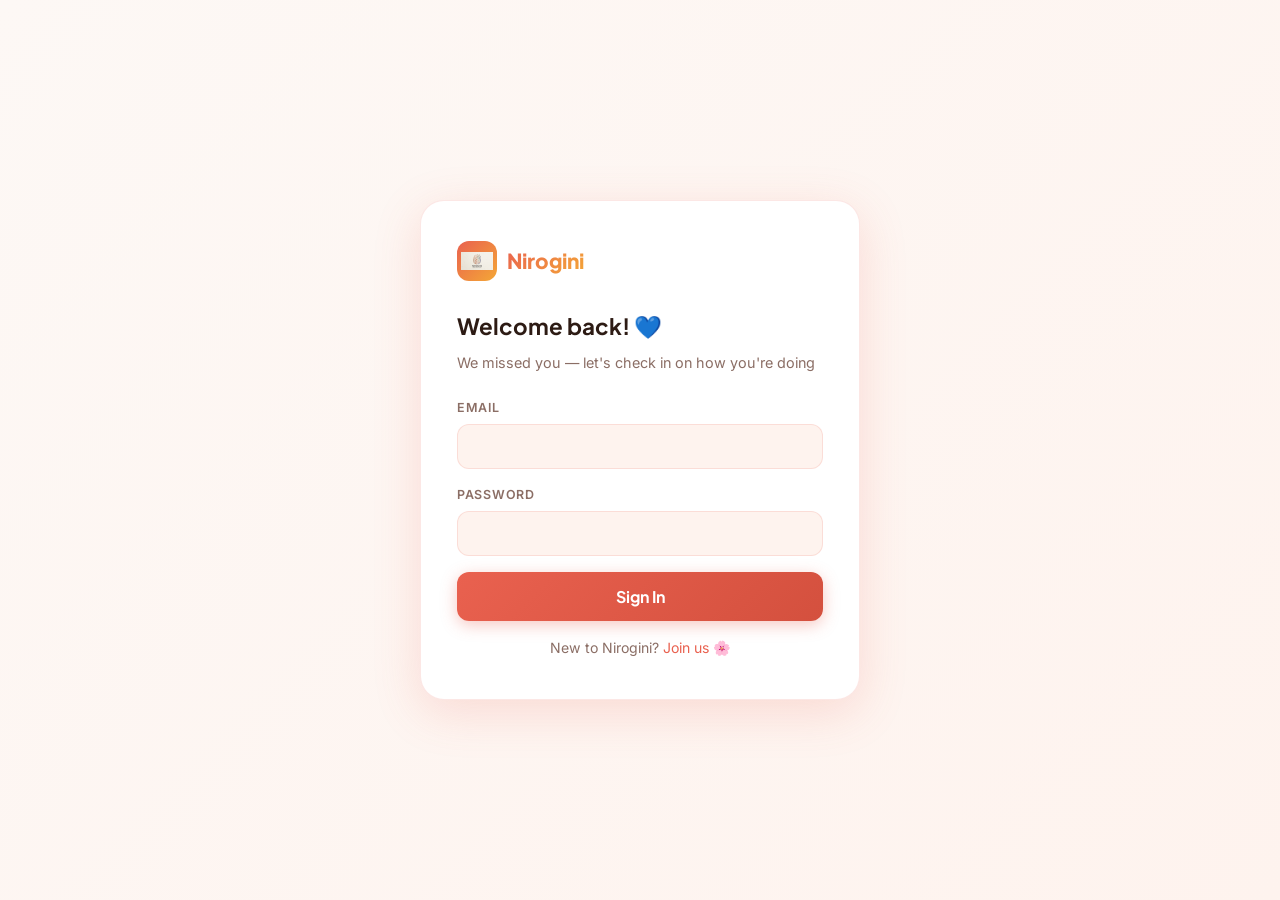
<file: frontend/hospitals.html>
<!DOCTYPE html>
<html lang="en">
<head>
<meta charset="UTF-8">
<meta name="viewport" content="width=device-width, initial-scale=1.0">
<title>Find Hospitals — Nirogini</title>
<link rel="stylesheet" href="css/style.css">
</head>
<body>
<div class="app-layout">
  <div class="sidebar">
    <div class="sidebar-brand">
      <div class="sidebar-brand-icon"><img src="images/nirogini_logo.png" style="width:32px;height:32px;object-fit:contain;border-radius:6px;"></div>
      <div class="sidebar-brand-name">Nirogini</div>
    </div>
    <a href="dashboard.html" class="nav-item"><span class="nav-icon">🏠</span> Home</a>
    <a href="tracker.html" class="nav-item"><span class="nav-icon">📊</span> Health Log</a>
    <a href="menopause.html" class="nav-item"><span class="nav-icon">🌙</span> Menopause</a>
    <a href="medicines.html" class="nav-item"><span class="nav-icon">💊</span> Medicines</a>
    <a href="cycle.html" class="nav-item"><span class="nav-icon">🌸</span> Cycle</a>
    <a href="appointments.html" class="nav-item"><span class="nav-icon">🗓️</span> Appointments</a>
    <a href="companion.html" class="nav-item"><span class="nav-icon">💬</span> Chat</a>
    <a href="community.html" class="nav-item"><span class="nav-icon">👯‍♀️</span> My Circle</a>
    <a href="hospitals.html" class="nav-item active"><span class="nav-icon">🏥</span> Hospitals</a>
    <a href="reports.html" class="nav-item"><span class="nav-icon">📋</span> Reports</a>
    <div class="sidebar-bottom">
      <a href="#" class="nav-item" onclick="signOut()"><span class="nav-icon">👋</span> Sign Out</a>
    </div>
  </div>

  <div class="main-content">
    <div class="page-header">
      <h1 id="pageTitle">🏥 Find Trusted Hospitals</h1>
      <p id="pageSubtitle">Hospitals we trust — sorted by what works for your budget</p>
    </div>

    <div class="card">
      <div style="display:grid;grid-template-columns:1fr 1fr;gap:16px;margin-bottom:16px;">
        <div class="field">
          <label id="cityLabel">Your city</label>
          <select id="citySelect" onchange="loadHospitals()">
            <option value="mumbai">Mumbai</option>
            <option value="delhi">Delhi</option>
            <option value="bangalore">Bangalore</option>
            <option value="ahmedabad">Ahmedabad</option>
            <option value="kolkata">Kolkata</option>
          </select>
        </div>
        <div class="field">
          <label id="budgetLabel">I prefer</label>
          <select id="budgetSelect" onchange="loadHospitals()">
            <option value="government">Government hospital — affordable</option>
            <option value="affordable">Affordable — govt or low-cost private</option>
            <option value="moderate">Good quality — moderate cost</option>
            <option value="private">Private hospital only</option>
            <option value="any">Best available — all types</option>
          </select>
        </div>
      </div>

      <div style="background:rgba(76,175,136,0.08);border:1px solid rgba(76,175,136,0.2);border-radius:12px;padding:14px;margin-bottom:20px;font-size:0.85rem;color:var(--text-dim);" id="ayushmanNote">
        💡 <strong>Ayushman Bharat:</strong> Hospitals marked with 💚 accept Ayushman Bharat health cards. Free treatment up to ₹5 lakh per family per year.
      </div>

      <div id="hospitalsList">
        <div style="text-align:center;padding:20px;"><div class="spinner"></div></div>
      </div>
    </div>
  </div>
</div>

<script src="js/app.js"></script>
<script>
requireAuth();
const lang = Lang.get();

if (lang === "hi") {
  document.getElementById("pageTitle").textContent = "🏥 Trusted Hospitals खोजें";
  document.getElementById("pageSubtitle").textContent = "वो hospitals जिन पर हम trust करते हैं — आपके budget के according";
  document.getElementById("cityLabel").textContent = "आपका शहर";
  document.getElementById("budgetLabel").textContent = "मैं prefer करती हूं";
  document.getElementById("ayushmanNote").innerHTML = `💡 <strong>Ayushman Bharat:</strong> 💚 mark वाले hospitals Ayushman Bharat health card accept करते हैं। परिवार को साल में ₹5 लाख तक free इलाज।`;
  document.getElementById("budgetSelect").innerHTML = `
    <option value="government">Government hospital — affordable</option>
    <option value="affordable">Affordable — govt या low-cost private</option>
    <option value="moderate">अच्छी quality — moderate cost</option>
    <option value="private">Private hospital only</option>
    <option value="any">Best available — all types</option>
  `;
}

// Set city from user profile
const user = Auth.getUser();
if (user && user.city) {
  const sel = document.getElementById("citySelect");
  for (let opt of sel.options) {
    if (opt.value === user.city) { opt.selected = true; break; }
  }
}

async function loadHospitals() {
  const city = document.getElementById("citySelect").value;
  const budget = document.getElementById("budgetSelect").value;
  document.getElementById("hospitalsList").innerHTML = '<div style="text-align:center;padding:20px;"><div class="spinner"></div></div>';

  const result = await apiCall(`/api/hospitals?city=${city}&budget=${budget}`);
  if (!result || !result.success || result.hospitals.length === 0) {
    document.getElementById("hospitalsList").innerHTML = `<p style="text-align:center;color:var(--text-dim);">No hospitals found for this selection.</p>`;
    return;
  }

  document.getElementById("hospitalsList").innerHTML = result.hospitals.map(h => `
    <div class="hospital-card">
      <div>
        <span class="hospital-type-badge ${h.type.toLowerCase().replace(" ", "-")}">${h.type}</span>
        ${h.ayushman ? '<span class="ayushman-badge">💚 Ayushman</span>' : ''}
      </div>
      <div style="font-family:var(--font-display);font-weight:700;font-size:1.05rem;margin-bottom:4px;">${h.name}</div>
      <div style="font-size:0.85rem;color:var(--text-dim);margin-bottom:8px;">📍 ${h.area} &nbsp;|&nbsp; 🏥 ${h.speciality}</div>
      <div style="font-size:0.85rem;color:var(--text-dim);margin-bottom:10px;font-style:italic;">"${h.note}"</div>
      <div style="font-size:0.85rem;"><span style="color:var(--text-dim);">📞</span> <a href="tel:${h.phone}">${h.phone}</a></div>
    </div>
  `).join("");
}

function signOut() {
  apiCall("/api/logout", { method: "POST", auth: true });
  Auth.clear();
  window.location.href = "index.html";
}

loadHospitals();
</script>
</body>
</html>
</file>
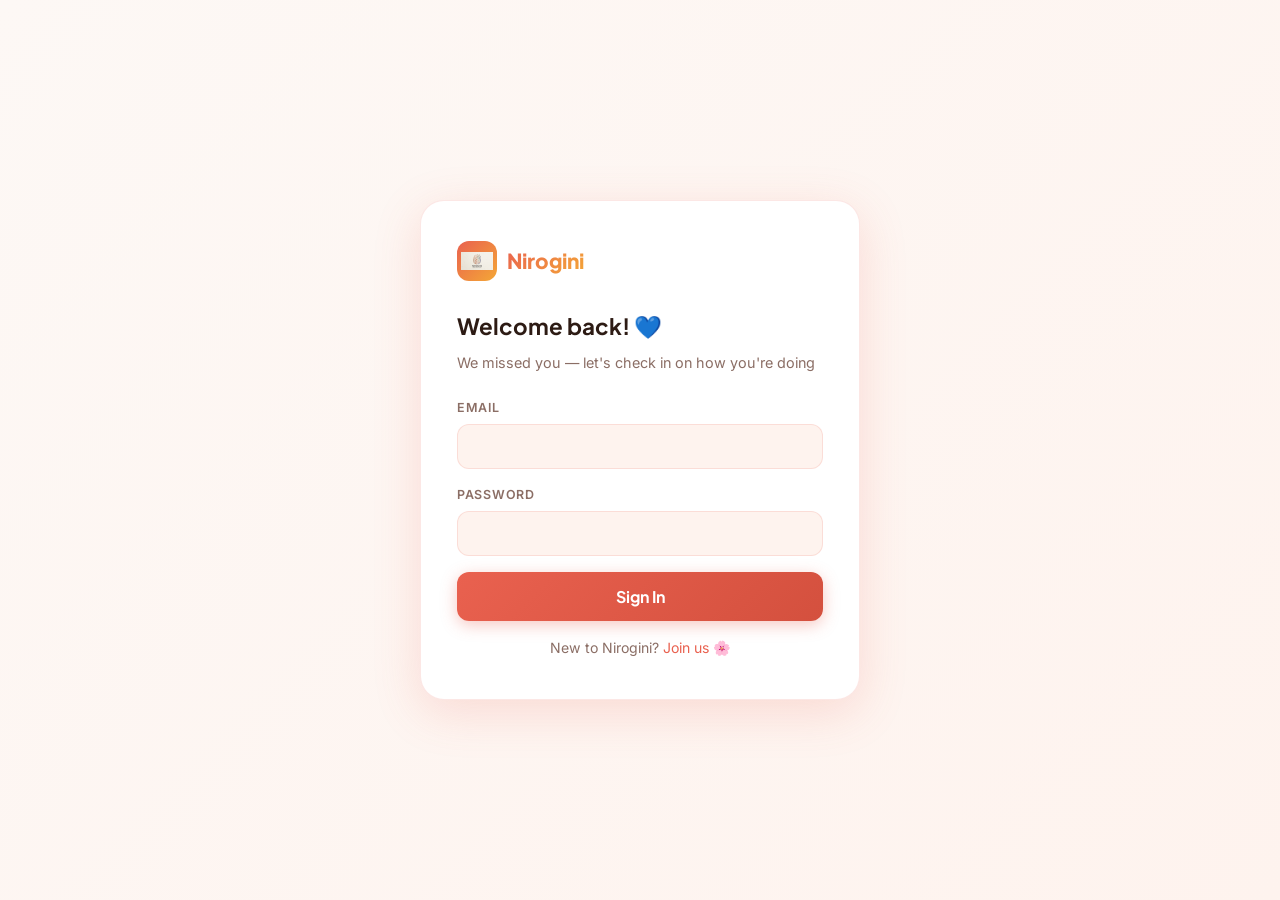
<file: frontend/login.html>
<!DOCTYPE html>
<html lang="en">
<head>
<meta charset="UTF-8">
<meta name="viewport" content="width=device-width, initial-scale=1.0">
<title>Sign In — Nirogini</title>
<link rel="stylesheet" href="css/style.css">
</head>
<body>
<div class="auth-shell">
  <div class="auth-card">
    <div class="auth-brand">
      <div class="auth-brand-icon"><img src="images/nirogini_logo.png" style="width:32px;height:32px;object-fit:contain;"></div>
      <div class="auth-brand-name">Nirogini</div>
    </div>

    <h2 id="title" style="margin-bottom:6px;font-size:1.4rem;">Welcome back! 💙</h2>
    <p id="subtitle" style="color:var(--text-dim);font-size:0.9rem;margin-bottom:24px;">We missed you — let's check in on how you're doing</p>

    <div class="error-msg" id="errorBox"></div>

    <form id="loginForm">
      <div class="field">
        <label id="emailLabel">Email</label>
        <input type="email" id="email" required autocomplete="email">
      </div>
      <div class="field">
        <label id="pwLabel">Password</label>
        <input type="password" id="password" required autocomplete="current-password">
      </div>
      <button type="submit" class="btn-primary" id="submitBtn">Sign In</button>
    </form>

    <div class="form-foot" id="signupLink">
      New to Nirogini? <a href="index.html">Join us 🌸</a>
    </div>
  </div>
</div>

<script src="js/app.js"></script>
<script>
const lang = Lang.get();
if (lang === "hi") {
  document.getElementById("title").textContent = "वापस आईं! 💙";
  document.getElementById("subtitle").textContent = "आपकी याद आ रही थी — चलिए check करते हैं कैसी हैं आप";
  document.getElementById("emailLabel").textContent = "Email";
  document.getElementById("pwLabel").textContent = "Password";
  document.getElementById("submitBtn").textContent = "Sign In करें";
  document.getElementById("signupLink").innerHTML = 'Nirogini में नई हैं? <a href="index.html">Join करें 🌸</a>';
}

if (Auth.getToken()) window.location.href = "dashboard.html";

document.getElementById("loginForm").addEventListener("submit", async (e) => {
  e.preventDefault();
  const btn = document.getElementById("submitBtn");
  const errorBox = document.getElementById("errorBox");
  btn.disabled = true;
  btn.textContent = lang === "hi" ? "Sign in हो रहा है..." : "Signing in...";

  const result = await apiCall("/api/login", {
    method: "POST",
    body: {
      email: document.getElementById("email").value.trim(),
      password: document.getElementById("password").value,
    }
  });

  if (result && result.success) {
    Auth.setToken(result.token);
    Auth.setUser(result.user);
    window.location.href = "dashboard.html";
  } else {
    showError(errorBox, (result && result.error) || "Invalid email or password.");
    btn.disabled = false;
    btn.textContent = lang === "hi" ? "Sign In करें" : "Sign In";
  }
});
</script>
</body>
</html>
</file>
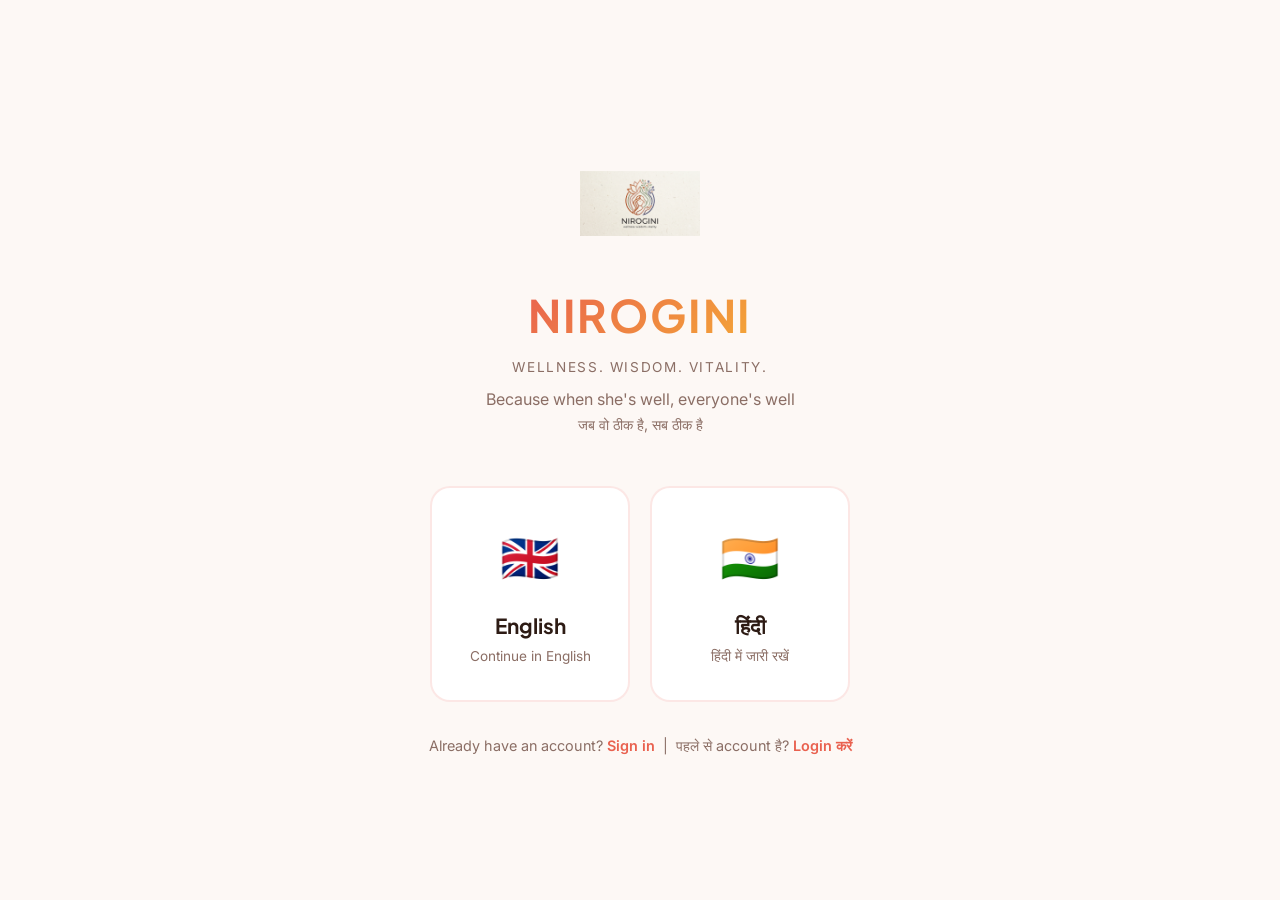
<file: frontend/medicines.html>
<!DOCTYPE html>
<html lang="en">
<head>
<meta charset="UTF-8">
<meta name="viewport" content="width=device-width, initial-scale=1.0">
<title>Medicines — Nirogini</title>
<link rel="stylesheet" href="css/style.css">
<style>
.med-card {
  display:flex; align-items:center; gap:14px;
  background:var(--surface-2); border:1px solid var(--border);
  border-radius:14px; padding:16px; margin-bottom:10px;
}
.med-icon {
  width:44px;height:44px;border-radius:12px;
  background:linear-gradient(135deg,var(--coral),var(--gold));
  display:flex;align-items:center;justify-content:center;
  font-size:1.3rem;flex-shrink:0;
}
.med-info {flex:1;}
.med-name {font-weight:700;font-size:0.95rem;}
.med-details {font-size:0.82rem;color:var(--text-dim);margin-top:2px;}
.med-time {
  padding:4px 10px;border-radius:10px;font-size:0.75rem;font-weight:600;
  background:rgba(233,97,79,0.1);color:var(--coral);
}
.delete-btn {
  background:none;border:none;color:var(--text-light);font-size:1.2rem;
  cursor:pointer;padding:4px;transition:color 0.15s;
}
.delete-btn:hover {color:var(--coral);}
.time-options {display:flex;gap:8px;flex-wrap:wrap;margin-top:8px;}
.time-chip {
  padding:7px 14px;border-radius:12px;border:1.5px solid var(--border);
  background:var(--surface-2);cursor:pointer;font-size:0.82rem;font-weight:500;
  transition:all 0.15s;
}
.time-chip.selected {border-color:var(--coral);background:rgba(233,97,79,0.08);color:var(--coral);font-weight:700;}
.empty-state {text-align:center;padding:40px 20px;color:var(--text-dim);}
.empty-state-icon {font-size:3rem;margin-bottom:12px;}
</style>
</head>
<body>
<div class="app-layout">
  <div class="sidebar">
    <div class="sidebar-brand">
      <div class="sidebar-brand-icon"><img src="images/nirogini_logo.png" style="width:32px;height:32px;object-fit:contain;border-radius:6px;"></div>
      <div class="sidebar-brand-name">Nirogini</div>
    </div>
    <a href="dashboard.html" class="nav-item"><span class="nav-icon">🏠</span> Home</a>
    <a href="tracker.html" class="nav-item"><span class="nav-icon">📊</span> Health Log</a>
    <a href="menopause.html" class="nav-item"><span class="nav-icon">🌙</span> Menopause</a>
    <a href="medicines.html" class="nav-item active"><span class="nav-icon">💊</span> Medicines</a>
    <a href="cycle.html" class="nav-item"><span class="nav-icon">🌸</span> Cycle</a>
    <a href="appointments.html" class="nav-item"><span class="nav-icon">🗓️</span> Appointments</a>
    <a href="companion.html" class="nav-item"><span class="nav-icon">💬</span> Chat</a>
    <a href="community.html" class="nav-item"><span class="nav-icon">👯‍♀️</span> My Circle</a>
    <a href="hospitals.html" class="nav-item"><span class="nav-icon">🏥</span> Hospitals</a>
    <a href="reports.html" class="nav-item"><span class="nav-icon">📋</span> Reports</a>
    <div class="sidebar-bottom">
      <a href="#" class="nav-item" onclick="signOut()"><span class="nav-icon">👋</span> Sign Out</a>
    </div>
  </div>

  <div class="main-content">
    <div class="page-header">
      <h1>💊 Medicines & Supplements</h1>
      <p id="subtitle">Keep track of all your medicines and supplements in one place</p>
    </div>

    <!-- Add new medicine -->
    <div class="card">
      <div class="card-label" id="addLabel">ADD MEDICINE OR SUPPLEMENT</div>
      <div class="grid-2" style="gap:12px;margin-bottom:12px;">
        <div class="field">
          <label id="nameLabel">Name</label>
          <input type="text" id="medName" placeholder="e.g. Thyronorm, Vitamin D3, Calcium">
        </div>
        <div class="field">
          <label id="dosageLabel">Dosage</label>
          <input type="text" id="medDosage" placeholder="e.g. 50mcg, 500mg, 1 tablet">
        </div>
      </div>
      <div class="field">
        <label id="freqLabel">How often?</label>
        <select id="medFreq">
          <option value="daily">Every day</option>
          <option value="twice_daily">Twice a day</option>
          <option value="weekly">Once a week</option>
          <option value="alternate">Alternate days</option>
          <option value="as_needed">As needed</option>
        </select>
      </div>
      <div class="field">
        <label id="timeLabel">When to take?</label>
        <div class="time-options">
          <div class="time-chip" data-val="morning" onclick="selectTime(this)">☀️ Morning</div>
          <div class="time-chip" data-val="afternoon" onclick="selectTime(this)">🌤️ Afternoon</div>
          <div class="time-chip" data-val="evening" onclick="selectTime(this)">🌆 Evening</div>
          <div class="time-chip" data-val="night" onclick="selectTime(this)">🌙 Night</div>
          <div class="time-chip" data-val="empty_stomach" onclick="selectTime(this)">🫙 Empty stomach</div>
          <div class="time-chip" data-val="after_food" onclick="selectTime(this)">🍽️ After food</div>
        </div>
      </div>
      <div class="error-msg" id="errorBox"></div>
      <div class="success-msg" id="successBox"></div>
      <button class="btn-primary" id="addBtn" onclick="addMedicine()">Add Medicine 💊</button>
    </div>

    <!-- Current medicines -->
    <div class="card">
      <div class="card-label" id="currentLabel">YOUR CURRENT MEDICINES</div>
      <div id="medList">
        <div style="text-align:center;padding:20px;"><div class="spinner"></div></div>
      </div>
    </div>

    <!-- Reminder note -->
    <div style="background:rgba(76,175,136,0.08);border:1px solid rgba(76,175,136,0.2);border-radius:14px;padding:16px;font-size:0.85rem;color:var(--text-dim);">
      💡 <strong id="tipBold">Reminder tip:</strong> <span id="tipText">Take a photo of all your medicine bottles and save them in your phone gallery for easy reference when visiting a doctor.</span>
    </div>
  </div>
</div>

<script src="js/app.js"></script>
<script>
requireAuth();
const lang = Lang.get();
let selectedTime = "morning";

document.querySelector('.time-chip[data-val="morning"]').classList.add("selected");

if (lang === "hi") {
  document.getElementById("subtitle").textContent = "अपनी सभी medicines और supplements एक जगह track करें";
  document.getElementById("addLabel").textContent = "MEDICINE या SUPPLEMENT जोड़ें";
  document.getElementById("nameLabel").textContent = "नाम";
  document.getElementById("dosageLabel").textContent = "Dosage";
  document.getElementById("freqLabel").textContent = "कितनी बार?";
  document.getElementById("timeLabel").textContent = "कब लेनी है?";
  document.getElementById("addBtn").textContent = "Medicine जोड़ें 💊";
  document.getElementById("currentLabel").textContent = "आपकी CURRENT MEDICINES";
  document.getElementById("tipBold").textContent = "Reminder tip:";
  document.getElementById("tipText").textContent = "अपनी सभी medicine bottles की photo लें और phone gallery में save करें — doctor के पास जाते time काम आएगा।";
  document.getElementById("medFreq").innerHTML = `
    <option value="daily">हर दिन</option>
    <option value="twice_daily">दिन में दो बार</option>
    <option value="weekly">हफ्ते में एक बार</option>
    <option value="alternate">एक दिन छोड़कर</option>
    <option value="as_needed">जरूरत पड़ने पर</option>
  `;
}

function selectTime(el) {
  document.querySelectorAll(".time-chip").forEach(c => c.classList.remove("selected"));
  el.classList.add("selected");
  selectedTime = el.dataset.val;
}

const TIME_ICONS = {morning:"☀️",afternoon:"🌤️",evening:"🌆",night:"🌙",empty_stomach:"🫙",after_food:"🍽️"};
const TIME_LABELS = {
  morning: lang==="hi"?"सुबह":"Morning",
  afternoon: lang==="hi"?"दोपहर":"Afternoon",
  evening: lang==="hi"?"शाम":"Evening",
  night: lang==="hi"?"रात":"Night",
  empty_stomach: lang==="hi"?"खाली पेट":"Empty stomach",
  after_food: lang==="hi"?"खाने के बाद":"After food",
};

async function loadMedicines() {
  const r = await apiCall("/api/medicines", { auth: true });
  const el = document.getElementById("medList");
  if (!r || !r.success || !r.medicines.length) {
    el.innerHTML = `<div class="empty-state"><div class="empty-state-icon">💊</div><div style="font-weight:600;margin-bottom:6px;">${lang==="hi"?"अभी कोई medicine नहीं":"No medicines added yet"}</div><div style="font-size:0.85rem;">${lang==="hi"?"ऊपर अपनी medicines add करें":"Add your medicines above"}</div></div>`;
    return;
  }
  el.innerHTML = r.medicines.map(m => `
    <div class="med-card">
      <div class="med-icon">💊</div>
      <div class="med-info">
        <div class="med-name">${m.name}</div>
        <div class="med-details">${m.dosage || ""} ${m.dosage ? "·" : ""} ${m.frequency || "daily"}</div>
      </div>
      <span class="med-time">${TIME_ICONS[m.time_of_day] || "⏰"} ${TIME_LABELS[m.time_of_day] || m.time_of_day}</span>
      <button class="delete-btn" onclick="deleteMed(${m.id})" title="Remove">✕</button>
    </div>
  `).join("");
}

async function addMedicine() {
  const name = document.getElementById("medName").value.trim();
  if (!name) {
    showError(document.getElementById("errorBox"), lang==="hi"?"Medicine का नाम enter करें।":"Please enter medicine name.");
    return;
  }
  const btn = document.getElementById("addBtn");
  btn.disabled = true;
  const r = await apiCall("/api/medicines/add", {
    method: "POST", auth: true,
    body: { name, dosage: document.getElementById("medDosage").value.trim(), frequency: document.getElementById("medFreq").value, time_of_day: selectedTime }
  });
  if (r && r.success) {
    showSuccess(document.getElementById("successBox"), lang==="hi"?"✅ Medicine add हो गई!":"✅ Medicine added!");
    document.getElementById("medName").value = "";
    document.getElementById("medDosage").value = "";
    loadMedicines();
  } else {
    showError(document.getElementById("errorBox"), "Could not add. Try again.");
  }
  btn.disabled = false;
}

async function deleteMed(id) {
  if (!confirm(lang==="hi"?"इस medicine को remove करें?":"Remove this medicine?")) return;
  await apiCall(`/api/medicines/${id}/delete`, { method: "DELETE", auth: true });
  loadMedicines();
}

function signOut() { apiCall("/api/logout",{method:"POST",auth:true}); Auth.clear(); window.location.href="index.html"; }
loadMedicines();
</script>
</body>
</html>
</file>
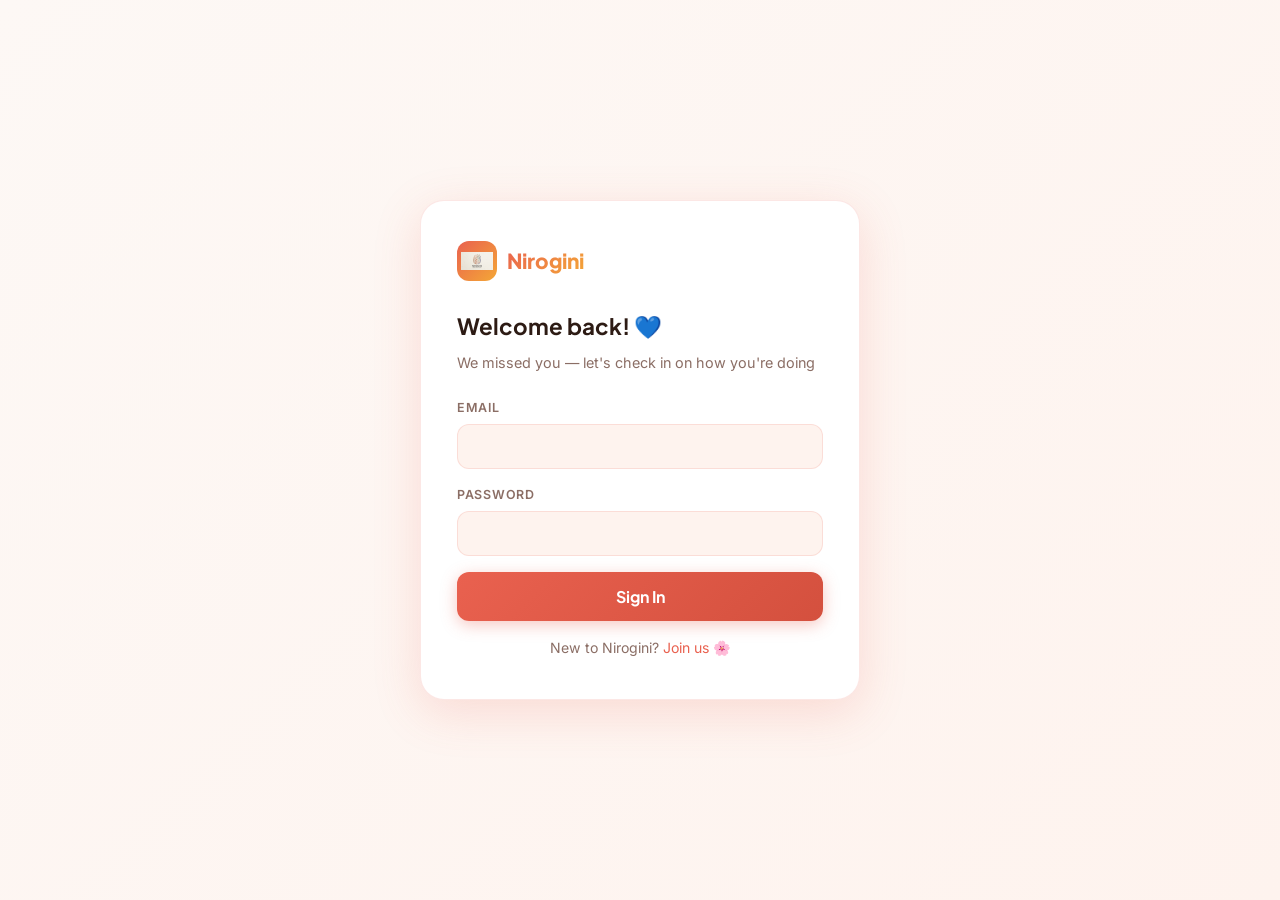
<file: frontend/onboarding.html>
<!DOCTYPE html>
<html lang="en">
<head>
<meta charset="UTF-8">
<meta name="viewport" content="width=device-width, initial-scale=1.0">
<title>Tell us about yourself — Nirogini</title>
<link rel="stylesheet" href="css/style.css">
<style>
.onboard-shell {
  min-height: 100vh; display: flex; align-items: center;
  justify-content: center; padding: 24px;
  background: linear-gradient(135deg, #FDF8F5, #FEF3EE);
}
.onboard-card {
  width: 100%; max-width: 520px;
  background: white; border-radius: 24px;
  padding: 40px 36px; box-shadow: var(--shadow-lg);
  animation: slideUp 0.4s cubic-bezier(0.22, 1, 0.36, 1);
}
.step-indicator {
  display: flex; gap: 8px; margin-bottom: 28px;
}
.step-dot {
  height: 6px; border-radius: 4px; background: var(--border);
  transition: all 0.3s; flex: 1;
}
.step-dot.active { background: var(--coral); }
.step-dot.done { background: var(--mint); }
.onboard-emoji { font-size: 2.5rem; margin-bottom: 12px; }
.onboard-title { font-size: 1.4rem; margin-bottom: 6px; }
.onboard-sub { color: var(--text-dim); font-size: 0.9rem; margin-bottom: 28px; }
.grid-2 { display: grid; grid-template-columns: 1fr 1fr; gap: 12px; }
.option-btn {
  padding: 14px 12px; border: 2px solid var(--border);
  border-radius: 14px; background: var(--surface-2);
  cursor: pointer; text-align: center; transition: all 0.2s;
  font-size: 0.9rem; font-weight: 500;
}
.option-btn:hover { border-color: var(--coral); background: rgba(233,97,79,0.05); }
.option-btn.selected { border-color: var(--coral); background: rgba(233,97,79,0.08); color: var(--coral); font-weight: 600; }
.skip-link { text-align: center; margin-top: 16px; font-size: 0.85rem; color: var(--text-dim); }
.skip-link a { color: var(--text-dim); }
</style>
</head>
<body>
<div class="onboard-shell">
  <div class="onboard-card">
    <div class="step-indicator">
      <div class="step-dot active" id="dot0"></div>
      <div class="step-dot" id="dot1"></div>
      <div class="step-dot" id="dot2"></div>
      <div class="step-dot" id="dot3"></div>
    </div>

    <div id="step0">
      <div class="onboard-emoji">👋</div>
      <div class="onboard-title" id="s0title">Hi there! Tell us a little about yourself</div>
      <div class="onboard-sub" id="s0sub">This helps us make Nirogini truly yours</div>
      <div class="grid-2" style="margin-bottom:16px;">
        <div class="field">
          <label id="ageLabel">Your age</label>
          <input type="number" id="age" placeholder="e.g. 45" min="18" max="80">
        </div>
        <div class="field">
          <label id="cityLabel">Your city</label>
          <select id="city">
            <option value="">Select city</option>
            <option value="mumbai">Mumbai</option>
            <option value="delhi">Delhi</option>
            <option value="bangalore">Bangalore</option>
            <option value="ahmedabad">Ahmedabad</option>
            <option value="kolkata">Kolkata</option>
            <option value="other">Other</option>
          </select>
        </div>
      </div>
      <div class="grid-2">
        <div class="field">
          <label id="heightLabel">Height (cm)</label>
          <input type="number" id="height" placeholder="e.g. 158">
        </div>
        <div class="field">
          <label id="weightLabel">Weight (kg)</label>
          <input type="number" id="weight" placeholder="e.g. 62">
        </div>
      </div>
      <button class="btn-primary" onclick="nextStep(0)">Continue →</button>
    </div>

    <div id="step1" style="display:none;">
      <div class="onboard-emoji">💊</div>
      <div class="onboard-title" id="s1title">Any health conditions we should know about?</div>
      <div class="onboard-sub" id="s1sub">This is completely private — it helps us give you better advice</div>
      <div style="display:flex;flex-wrap:wrap;gap:10px;margin-bottom:24px;" id="conditionsGrid">
        <div class="option-btn" data-val="None" onclick="toggleCondition(this)">None / Healthy</div>
        <div class="option-btn" data-val="Diabetes" onclick="toggleCondition(this)">Diabetes</div>
        <div class="option-btn" data-val="Hypertension" onclick="toggleCondition(this)">High BP</div>
        <div class="option-btn" data-val="Thyroid" onclick="toggleCondition(this)">Thyroid</div>
        <div class="option-btn" data-val="PCOS" onclick="toggleCondition(this)">PCOS</div>
        <div class="option-btn" data-val="Arthritis" onclick="toggleCondition(this)">Arthritis</div>
        <div class="option-btn" data-val="Heart condition" onclick="toggleCondition(this)">Heart condition</div>
        <div class="option-btn" data-val="Menopause" onclick="toggleCondition(this)">Menopause</div>
      </div>
      <button class="btn-primary" onclick="nextStep(1)">Continue →</button>
    </div>

    <div id="step2" style="display:none;">
      <div class="onboard-emoji">👨‍👩‍👧‍👦</div>
      <div class="onboard-title" id="s2title">Who do you want to stay healthy for?</div>
      <div class="onboard-sub" id="s2sub">Nirogini is not just for you — it's for your whole family</div>
      <div style="display:flex;flex-wrap:wrap;gap:10px;margin-bottom:24px;" id="familyGrid">
        <div class="option-btn" data-val="Husband" onclick="toggleFamily(this)">Husband 💑</div>
        <div class="option-btn" data-val="Kids" onclick="toggleFamily(this)">Kids 👶</div>
        <div class="option-btn" data-val="Parents" onclick="toggleFamily(this)">Parents 👴👵</div>
        <div class="option-btn" data-val="Myself" onclick="toggleFamily(this)">Myself 💪</div>
        <div class="option-btn" data-val="Everyone" onclick="toggleFamily(this)">Everyone 🏠</div>
      </div>
      <button class="btn-primary" onclick="nextStep(2)">Continue →</button>
    </div>

    <div id="step3" style="display:none;">
      <div class="onboard-emoji">🎯</div>
      <div class="onboard-title" id="s3title">What matters most to you right now?</div>
      <div class="onboard-sub" id="s3sub">We'll focus your daily plan around this</div>
      <div style="display:flex;flex-direction:column;gap:10px;margin-bottom:24px;" id="goalGrid">
        <div class="option-btn" data-val="Stay healthy" onclick="selectGoal(this)">🌿 Stay healthy and prevent illness</div>
        <div class="option-btn" data-val="Lose weight" onclick="selectGoal(this)">⚖️ Manage my weight</div>
        <div class="option-btn" data-val="Manage condition" onclick="selectGoal(this)">💊 Manage an existing health condition</div>
        <div class="option-btn" data-val="More energy" onclick="selectGoal(this)">⚡ Have more energy for my family</div>
        <div class="option-btn" data-val="Understand health" onclick="selectGoal(this)">📚 Understand my health better</div>
        <div class="option-btn" data-val="Menopause support" onclick="selectGoal(this)">🌙 Navigate menopause with confidence</div>
      </div>
      <button class="btn-primary" id="finishBtn" onclick="finish()">Let's go! 🌸</button>
    </div>

    <div class="skip-link" id="skipLink">
      <a href="dashboard.html">Skip for now →</a>
    </div>
  </div>
</div>

<script src="js/app.js"></script>
<script>
requireAuth();
const lang = Lang.get();
let currentStep = 0;
let selectedConditions = [];
let selectedFamily = [];
let selectedGoal = "";

if (lang === "hi") {
  document.getElementById("s0title").textContent = "हमें अपने बारे में थोड़ा बताएं";
  document.getElementById("s0sub").textContent = "इससे Nirogini आपके लिए truly personal बनेगी";
  document.getElementById("ageLabel").textContent = "उम्र";
  document.getElementById("cityLabel").textContent = "शहर";
  document.getElementById("heightLabel").textContent = "लंबाई (cm)";
  document.getElementById("weightLabel").textContent = "वजन (kg)";
  document.getElementById("s1title").textContent = "कोई health condition है?";
  document.getElementById("s1sub").textContent = "यह completely private है — इससे हम better advice दे सकती हैं";
  document.getElementById("s2title").textContent = "आप किसके लिए healthy रहना चाहती हैं?";
  document.getElementById("s2sub").textContent = "Nirogini सिर्फ आपके लिए नहीं — पूरी family के लिए है";
  document.getElementById("s3title").textContent = "अभी आपके लिए सबसे important क्या है?";
  document.getElementById("s3sub").textContent = "इसके around हम आपका daily plan बनाएंगी";
}

function nextStep(from) {
  document.getElementById(`step${from}`).style.display = "none";
  document.getElementById(`dot${from}`).classList.remove("active");
  document.getElementById(`dot${from}`).classList.add("done");
  currentStep = from + 1;
  document.getElementById(`step${currentStep}`).style.display = "block";
  document.getElementById(`dot${currentStep}`).classList.add("active");
}

function toggleCondition(el) {
  el.classList.toggle("selected");
  const val = el.dataset.val;
  if (selectedConditions.includes(val)) {
    selectedConditions = selectedConditions.filter(v => v !== val);
  } else {
    selectedConditions.push(val);
  }
}

function toggleFamily(el) {
  el.classList.toggle("selected");
  const val = el.dataset.val;
  if (selectedFamily.includes(val)) {
    selectedFamily = selectedFamily.filter(v => v !== val);
  } else {
    selectedFamily.push(val);
  }
}

function selectGoal(el) {
  document.querySelectorAll("#goalGrid .option-btn").forEach(b => b.classList.remove("selected"));
  el.classList.add("selected");
  selectedGoal = el.dataset.val;
}

async function finish() {
  const btn = document.getElementById("finishBtn");
  btn.disabled = true;
  btn.textContent = lang === "hi" ? "Save हो रहा है..." : "Saving...";

  await apiCall("/api/profile", {
    method: "PUT",
    auth: true,
    body: {
      age: parseInt(document.getElementById("age").value) || null,
      city: document.getElementById("city").value || null,
      height_cm: parseFloat(document.getElementById("height").value) || null,
      weight_kg: parseFloat(document.getElementById("weight").value) || null,
      medical_conditions: selectedConditions.join(", ") || "None",
      family_members: selectedFamily.join(", ") || "Family",
      language: lang,
    }
  });

  window.location.href = "dashboard.html";
}
</script>
</body>
</html>
</file>
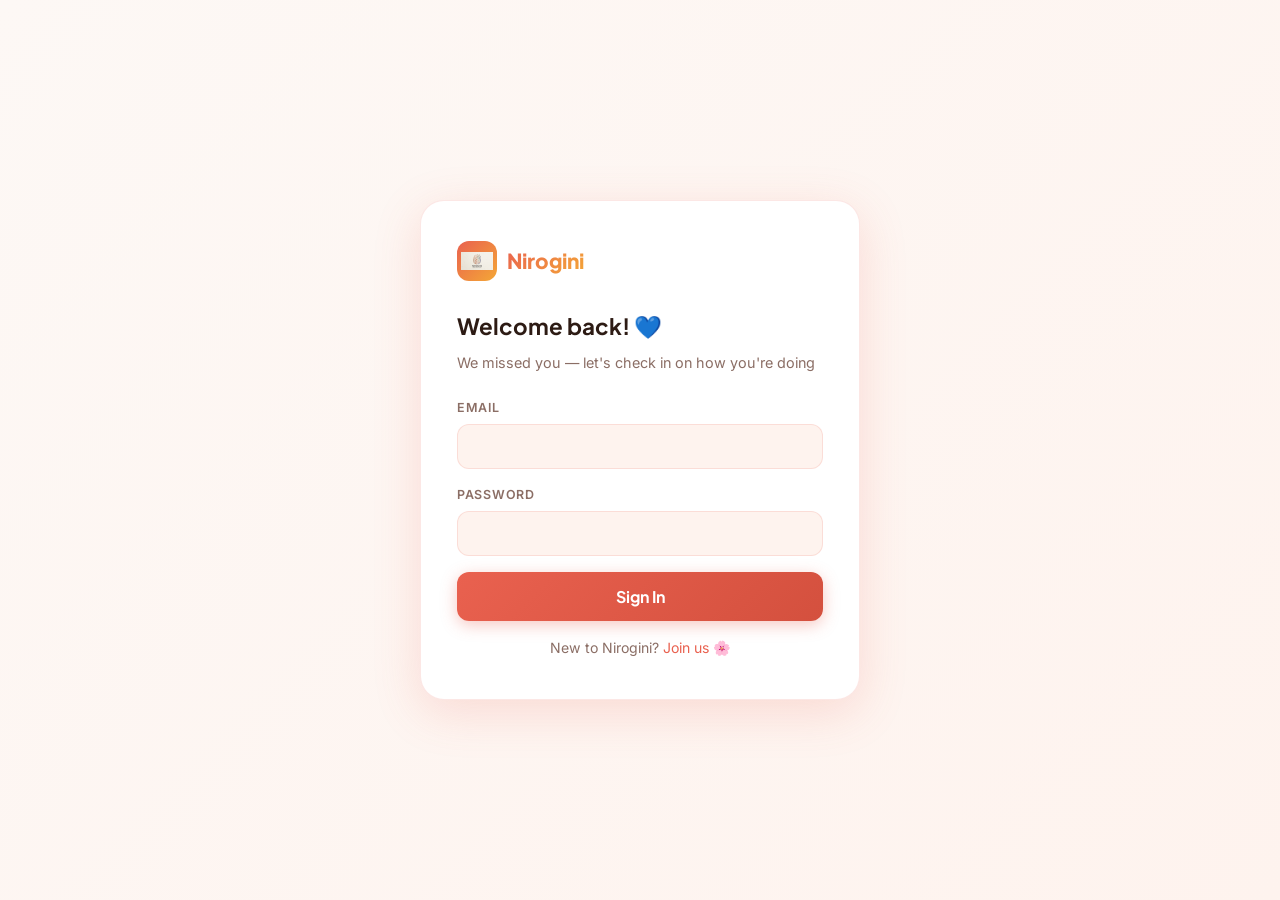
<file: frontend/reports.html>
<!DOCTYPE html>
<html lang="en">
<head>
<meta charset="UTF-8">
<meta name="viewport" content="width=device-width, initial-scale=1.0">
<title>Report Explainer — Nirogini</title>
<link rel="stylesheet" href="css/style.css">
<style>
.upload-methods { display: grid; grid-template-columns: repeat(3, 1fr); gap: 14px; margin-bottom: 24px; }
.upload-method {
  border: 2px solid var(--border); border-radius: 16px;
  padding: 24px 16px; text-align: center; cursor: pointer;
  transition: all 0.2s; background: var(--surface-2);
}
.upload-method:hover, .upload-method.active {
  border-color: var(--coral); background: rgba(233,97,79,0.05);
}
.upload-method .method-icon { font-size: 2rem; margin-bottom: 10px; }
.upload-method .method-title { font-weight: 600; font-size: 0.92rem; margin-bottom: 4px; }
.upload-method .method-sub { font-size: 0.78rem; color: var(--text-dim); }

.upload-section { display: none; }
.upload-section.active { display: block; }

.drop-zone {
  border: 2px dashed var(--border-strong); border-radius: 16px;
  padding: 48px 24px; text-align: center; cursor: pointer;
  transition: all 0.2s; background: var(--surface-2);
}
.drop-zone:hover, .drop-zone.dragover { border-color: var(--coral); background: rgba(233,97,79,0.05); }
.drop-zone-icon { font-size: 3rem; margin-bottom: 12px; }
.drop-zone-title { font-weight: 600; margin-bottom: 6px; }
.drop-zone-sub { font-size: 0.85rem; color: var(--text-dim); }

.preview-area { margin-top: 16px; display: none; }
.preview-img { max-width: 100%; border-radius: 12px; border: 1px solid var(--border); }

.example-chips { display: flex; flex-wrap: wrap; gap: 8px; margin-top: 12px; }
.chip {
  padding: 6px 14px; border-radius: 16px;
  background: white; border: 1px solid var(--border);
  font-size: 0.8rem; cursor: pointer; color: var(--text-dim); transition: all 0.15s;
}
.chip:hover { border-color: var(--coral); color: var(--coral); }

.result-card { border: 1px solid var(--border); border-radius: 14px; padding: 18px; margin-bottom: 12px; }
.result-normal { border-color: rgba(76,175,136,0.3); background: rgba(76,175,136,0.04); }
.result-high { border-color: rgba(233,97,79,0.3); background: rgba(233,97,79,0.04); }
.result-low { border-color: rgba(244,167,54,0.3); background: rgba(244,167,54,0.04); }
.result-borderline { border-color: rgba(244,167,54,0.3); background: rgba(244,167,54,0.04); }

.status-pill {
  display: inline-block; padding: 3px 12px; border-radius: 12px;
  font-size: 0.75rem; font-weight: 700;
}
.status-normal { background: rgba(76,175,136,0.15); color: #2e7d52; }
.status-high { background: rgba(233,97,79,0.15); color: var(--coral); }
.status-low { background: rgba(244,167,54,0.15); color: #b07d1a; }
.status-borderline { background: rgba(244,167,54,0.15); color: #b07d1a; }

@media (max-width: 600px) {
  .upload-methods { grid-template-columns: 1fr; }
}
</style>
</head>
<body>
<div class="app-layout">
  <div class="sidebar">
    <div class="sidebar-brand">
      <div class="sidebar-brand-icon"><img src="images/nirogini_logo.png" style="width:32px;height:32px;object-fit:contain;border-radius:6px;"></div>
      <div class="sidebar-brand-name">Nirogini</div>
    </div>
    <a href="dashboard.html" class="nav-item"><span class="nav-icon">🏠</span> Home</a>
    <a href="tracker.html" class="nav-item"><span class="nav-icon">📊</span> Health Log</a>
    <a href="menopause.html" class="nav-item"><span class="nav-icon">🌙</span> Menopause</a>
    <a href="medicines.html" class="nav-item"><span class="nav-icon">💊</span> Medicines</a>
    <a href="cycle.html" class="nav-item"><span class="nav-icon">🌸</span> Cycle</a>
    <a href="appointments.html" class="nav-item"><span class="nav-icon">🗓️</span> Appointments</a>
    <a href="companion.html" class="nav-item"><span class="nav-icon">💬</span> Chat</a>
    <a href="community.html" class="nav-item"><span class="nav-icon">👯‍♀️</span> My Circle</a>
    <a href="hospitals.html" class="nav-item"><span class="nav-icon">🏥</span> Hospitals</a>
    <a href="reports.html" class="nav-item active"><span class="nav-icon">📋</span> Reports</a>
    <div class="sidebar-bottom">
      <a href="#" class="nav-item" onclick="signOut()"><span class="nav-icon">👋</span> Sign Out</a>
    </div>
  </div>

  <div class="main-content">
    <div class="page-header">
      <h1 id="pageTitle">📋 Understand Your Reports</h1>
      <p id="pageSubtitle">Upload your report or enter values — we'll explain everything in simple language</p>
    </div>

    <!-- Info -->
    <div style="background:rgba(91,164,207,0.08);border:1px solid rgba(91,164,207,0.2);border-radius:14px;padding:16px;margin-bottom:20px;font-size:0.88rem;color:var(--text-dim);line-height:1.6;">
      💙 <strong id="infoBold">How this helps:</strong> <span id="infoText">Nirogini explains what your test results mean in plain language, checks if values are in the normal range for Indian women, and tells you what questions to ask your doctor. This is for understanding only — always consult your doctor.</span>
    </div>

    <div class="card">
      <!-- Upload method selector -->
      <div class="card-label" id="methodLabel">HOW WOULD YOU LIKE TO SHARE YOUR REPORT?</div>
      <div class="upload-methods">
        <div class="upload-method active" id="method-photo" onclick="switchMethod('photo')">
          <div class="method-icon">📸</div>
          <div class="method-title" id="photoTitle">Take a Photo</div>
          <div class="method-sub" id="photoSub">Click a picture of your report</div>
        </div>
        <div class="upload-method" id="method-pdf" onclick="switchMethod('pdf')">
          <div class="method-icon">📄</div>
          <div class="method-title" id="pdfTitle">Upload PDF/Image</div>
          <div class="method-sub" id="pdfSub">Upload from your phone or computer</div>
        </div>
        <div class="upload-method" id="method-manual" onclick="switchMethod('manual')">
          <div class="method-icon">✏️</div>
          <div class="method-title" id="manualTitle">Type Values</div>
          <div class="method-sub" id="manualSub">Enter test names and numbers</div>
        </div>
      </div>

      <!-- Camera capture -->
      <div class="upload-section active" id="section-photo">
        <div class="drop-zone" onclick="document.getElementById('cameraInput').click()">
          <div class="drop-zone-icon">📷</div>
          <div class="drop-zone-title" id="cameraTitle">Tap to open camera</div>
          <div class="drop-zone-sub" id="cameraSub">Take a clear photo of your lab report</div>
        </div>
        <input type="file" id="cameraInput" accept="image/*" capture="environment" style="display:none;" onchange="handleImageUpload(this)">
        <div class="preview-area" id="photoPreview">
          <img id="photoImg" class="preview-img" alt="Report photo">
          <div style="margin-top:10px;font-size:0.85rem;color:var(--text-dim);" id="photoNote">
            ✅ Photo captured! Nirogini will extract and explain your values.
          </div>
        </div>
      </div>

      <!-- PDF/Image upload -->
      <div class="upload-section" id="section-pdf">
        <div class="drop-zone" id="dropZone"
          onclick="document.getElementById('fileInput').click()"
          ondragover="event.preventDefault();this.classList.add('dragover')"
          ondragleave="this.classList.remove('dragover')"
          ondrop="handleDrop(event)">
          <div class="drop-zone-icon">📁</div>
          <div class="drop-zone-title" id="uploadTitle">Tap to upload your report</div>
          <div class="drop-zone-sub" id="uploadSub">PDF, JPG, or PNG — your lab report or prescription</div>
        </div>
        <input type="file" id="fileInput" accept="image/*,.pdf" style="display:none;" onchange="handleFileUpload(this)">
        <div class="preview-area" id="filePreview">
          <div id="fileInfo" style="background:var(--surface-2);border:1px solid var(--border);border-radius:12px;padding:16px;display:flex;align-items:center;gap:12px;">
            <span style="font-size:1.5rem;">📄</span>
            <div>
              <div id="fileName" style="font-weight:600;font-size:0.9rem;"></div>
              <div id="fileSize" style="font-size:0.78rem;color:var(--text-dim);"></div>
            </div>
          </div>
        </div>
      </div>

      <!-- Manual entry -->
      <div class="upload-section" id="section-manual">
        <textarea id="manualInput" rows="6" style="border-radius:12px;width:100%;"
          placeholder="Type your test results here, one per line:&#10;Hemoglobin: 10.2 g/dL&#10;TSH: 6.5 mIU/L&#10;Fasting Blood Sugar: 118 mg/dL&#10;Total Cholesterol: 210 mg/dL"></textarea>
        <div id="exampleLabel" style="font-size:0.8rem;color:var(--text-dim);margin-top:10px;">Quick examples:</div>
        <div class="example-chips">
          <div class="chip" onclick="fillExample('blood')">Blood Test 🩸</div>
          <div class="chip" onclick="fillExample('thyroid')">Thyroid 🦋</div>
          <div class="chip" onclick="fillExample('diabetes')">Diabetes 🍬</div>
          <div class="chip" onclick="fillExample('cholesterol')">Cholesterol 💛</div>
          <div class="chip" onclick="fillExample('vitamin')">Vitamin D & B12 ☀️</div>
          <div class="chip" onclick="fillExample('menopause')">Menopause Panel 🌙</div>
        </div>
      </div>

      <div style="margin-top:20px;">
        <div class="error-msg" id="errorBox"></div>
        <button class="btn-primary" id="explainBtn" onclick="explainReport()">
          Explain my report 🔍
        </button>
      </div>
    </div>

    <!-- Results -->
    <div id="resultsSection" style="display:none;">
      <div class="card">
        <div class="card-label" id="resultsLabel">WHAT YOUR REPORT SAYS</div>
        <div style="background:linear-gradient(135deg,rgba(76,175,136,0.08),rgba(91,164,207,0.05));border:1px solid rgba(76,175,136,0.2);border-radius:14px;padding:18px;margin-bottom:16px;font-size:0.92rem;line-height:1.6;" id="reportSummary"></div>
        <div id="valuesList"></div>
        <div id="doctorQuestions" style="display:none;background:rgba(233,97,79,0.05);border:1px solid rgba(233,97,79,0.15);border-radius:14px;padding:18px;margin-top:16px;">
          <div style="font-weight:600;margin-bottom:10px;" id="questionsTitle">💬 Questions to ask your doctor</div>
          <ul id="questionsList" style="padding-left:20px;font-size:0.88rem;color:var(--text-dim);line-height:1.8;"></ul>
        </div>
        <div style="background:rgba(244,167,54,0.08);border:1px solid rgba(244,167,54,0.25);border-radius:12px;padding:14px;margin-top:16px;font-size:0.82rem;color:var(--text-dim);line-height:1.5;" id="disclaimerBox">
          ⚠️ This is for educational purposes only. Always consult a qualified doctor before making any health decisions. Nirogini is not a diagnostic tool.
        </div>
      </div>
    </div>
  </div>
</div>

<script src="js/app.js"></script>
<script>
requireAuth();
const lang = Lang.get();
let currentMethod = 'photo';
let uploadedFileData = null;
let uploadedFileName = null;

const EXAMPLES = {
  blood: "Hemoglobin: 10.2 g/dL\nWBC: 8500 cells/mcL\nPlatelets: 220000 /mcL\nHematocrit: 32%",
  thyroid: "TSH: 6.8 mIU/L\nT3: 1.1 ng/mL\nT4: 6.2 mcg/dL",
  diabetes: "Fasting Blood Sugar: 118 mg/dL\nHbA1c: 6.2%\nPost-meal sugar: 165 mg/dL",
  cholesterol: "Total Cholesterol: 215 mg/dL\nHDL: 42 mg/dL\nLDL: 148 mg/dL\nTriglycerides: 185 mg/dL",
  vitamin: "Vitamin D: 14 ng/mL\nVitamin B12: 180 pg/mL\nIron: 55 mcg/dL\nFerritin: 8 ng/mL",
  menopause: "FSH: 45 mIU/mL\nLH: 30 mIU/mL\nEstradiol: 18 pg/mL\nProgesterone: 0.3 ng/mL\nTestosterone: 22 ng/dL"
};

if (lang === "hi") {
  document.getElementById("pageTitle").textContent = "📋 अपनी Report समझें";
  document.getElementById("pageSubtitle").textContent = "Report upload करें या values enter करें — हम simple language में explain करेंगे";
  document.getElementById("infoBold").textContent = "यह कैसे help करता है:";
  document.getElementById("infoText").textContent = "Nirogini आपके test results plain language में explain करती है, check करती है कि values Indian women के लिए normal range में हैं या नहीं, और बताती है doctor से क्या पूछना है।";
  document.getElementById("methodLabel").textContent = "आप अपनी REPORT कैसे SHARE करना चाहती हैं?";
  document.getElementById("photoTitle").textContent = "Photo लें";
  document.getElementById("photoSub").textContent = "Report की photo click करें";
  document.getElementById("pdfTitle").textContent = "PDF/Image Upload करें";
  document.getElementById("pdfSub").textContent = "File upload करें";
  document.getElementById("manualTitle").textContent = "Values Type करें";
  document.getElementById("manualSub").textContent = "Test name और number enter करें";
  document.getElementById("cameraTitle").textContent = "Camera खोलने के लिए tap करें";
  document.getElementById("cameraSub").textContent = "अपनी lab report की clear photo लें";
  document.getElementById("uploadTitle").textContent = "Report upload करने के लिए tap करें";
  document.getElementById("uploadSub").textContent = "PDF, JPG, या PNG";
  document.getElementById("exampleLabel").textContent = "Quick examples:";
  document.getElementById("explainBtn").textContent = "मेरी report explain करें 🔍";
  document.getElementById("manualInput").placeholder = "अपने test results यहाँ type करें:\nHemoglobin: 10.2 g/dL\nTSH: 6.5 mIU/L\nFasting Blood Sugar: 118 mg/dL";
}

function switchMethod(method) {
  currentMethod = method;
  document.querySelectorAll('.upload-method').forEach(el => el.classList.remove('active'));
  document.querySelectorAll('.upload-section').forEach(el => el.classList.remove('active'));
  document.getElementById('method-' + method).classList.add('active');
  document.getElementById('section-' + method).classList.add('active');
}

function handleImageUpload(input) {
  if (!input.files || !input.files[0]) return;
  const file = input.files[0];
  const reader = new FileReader();
  reader.onload = (e) => {
    uploadedFileData = e.target.result;
    uploadedFileName = file.name;
    document.getElementById("photoImg").src = e.target.result;
    document.getElementById("photoPreview").style.display = "block";
    if (lang === "hi") {
      document.getElementById("photoNote").textContent = "✅ Photo capture हो गई! Nirogini आपकी values explain करेगी।";
    }
  };
  reader.readAsDataURL(file);
}

function handleFileUpload(input) {
  if (!input.files || !input.files[0]) return;
  const file = input.files[0];
  const reader = new FileReader();
  reader.onload = (e) => {
    uploadedFileData = e.target.result;
    uploadedFileName = file.name;
    document.getElementById("fileName").textContent = file.name;
    document.getElementById("fileSize").textContent = (file.size / 1024).toFixed(1) + " KB";
    document.getElementById("filePreview").style.display = "block";
  };
  reader.readAsDataURL(file);
}

function handleDrop(event) {
  event.preventDefault();
  document.getElementById("dropZone").classList.remove("dragover");
  const file = event.dataTransfer.files[0];
  if (file) {
    const fakeInput = { files: [file] };
    handleFileUpload(fakeInput);
  }
}

function fillExample(type) {
  switchMethod('manual');
  document.getElementById("manualInput").value = EXAMPLES[type];
}

async function explainReport() {
  let reportValues = "";

  if (currentMethod === "manual") {
    reportValues = document.getElementById("manualInput").value.trim();
    if (!reportValues) {
      showError(document.getElementById("errorBox"),
        lang === "hi" ? "कृपया अपनी report values enter करें।" : "Please enter your report values.");
      return;
    }
  } else if (currentMethod === "photo" || currentMethod === "pdf") {
    if (!uploadedFileData) {
      showError(document.getElementById("errorBox"),
        lang === "hi"
          ? (currentMethod === "photo" ? "कृपया पहले photo लें।" : "कृपया पहले file upload करें।")
          : (currentMethod === "photo" ? "Please take a photo first." : "Please upload a file first."));
      return;
    }
    // For uploaded files, tell the user we're processing
    reportValues = `[Uploaded file: ${uploadedFileName}]\nPlease extract and explain all medical test values from this report image/document.`;
  }

  const btn = document.getElementById("explainBtn");
  btn.disabled = true;
  btn.textContent = lang === "hi" ? "Analyse हो रही है... 🔍" : "Analysing... 🔍";
  document.getElementById("resultsSection").style.display = "none";
  document.getElementById("errorBox").className = "error-msg";

  const result = await apiCall("/api/recommendations/report", {
    method: "POST", auth: true,
    body: { report_values: reportValues, language: lang }
  });

  btn.disabled = false;
  btn.textContent = lang === "hi" ? "मेरी report explain करें 🔍" : "Explain my report 🔍";

  if (!result || !result.success) {
    showError(document.getElementById("errorBox"),
      (result && result.error) || "Could not analyse. Please try again.");
    return;
  }

  const exp = result.explanation;
  if (exp.error) {
    showError(document.getElementById("errorBox"), exp.error);
    return;
  }

  document.getElementById("reportSummary").textContent = exp.summary || "";
  document.getElementById("resultsLabel").textContent =
    lang === "hi" ? "आपकी REPORT का मतलब" : "WHAT YOUR REPORT SAYS";

  const STATUS_CLASS = { normal: "result-normal", high: "result-high", low: "result-low", borderline: "result-borderline" };
  const STATUS_LABEL = {
    normal: lang === "hi" ? "✅ Normal" : "✅ Normal",
    high: lang === "hi" ? "⬆️ High" : "⬆️ High",
    low: lang === "hi" ? "⬇️ Low" : "⬇️ Low",
    borderline: lang === "hi" ? "⚠️ Borderline" : "⚠️ Borderline",
  };

  if (exp.values && exp.values.length > 0) {
    document.getElementById("valuesList").innerHTML = exp.values.map(v => `
      <div class="result-card ${STATUS_CLASS[v.status] || ""}">
        <div style="display:flex;justify-content:space-between;align-items:center;margin-bottom:8px;">
          <div style="font-weight:600;font-size:0.95rem;">${v.name}</div>
          <span class="status-pill status-${v.status}">${STATUS_LABEL[v.status] || v.status}</span>
        </div>
        <div style="display:flex;gap:20px;font-size:0.82rem;color:var(--text-dim);margin-bottom:8px;flex-wrap:wrap;">
          <span><strong>${lang === "hi" ? "Value" : "Your value"}:</strong> ${v.value}</span>
          <span><strong>${lang === "hi" ? "Normal" : "Normal range"}:</strong> ${v.normal_range}</span>
        </div>
        <div style="font-size:0.88rem;margin-bottom:4px;">${v.meaning}</div>
        ${v.action ? `<div style="font-size:0.85rem;color:var(--coral);font-weight:500;margin-top:6px;">→ ${v.action}</div>` : ""}
      </div>
    `).join("");
  }

  if (exp.questions_for_doctor && exp.questions_for_doctor.length > 0) {
    document.getElementById("doctorQuestions").style.display = "block";
    document.getElementById("questionsTitle").textContent =
      lang === "hi" ? "💬 Doctor से यह पूछें" : "💬 Questions to ask your doctor";
    document.getElementById("questionsList").innerHTML =
      exp.questions_for_doctor.map(q => `<li>${q}</li>`).join("");
  }

  if (exp.disclaimer) {
    document.getElementById("disclaimerBox").textContent = "⚠️ " + exp.disclaimer;
  }

  document.getElementById("resultsSection").style.display = "block";
  document.getElementById("resultsSection").scrollIntoView({ behavior: "smooth" });
}

function signOut() {
  apiCall("/api/logout", { method: "POST", auth: true });
  Auth.clear();
  window.location.href = "index.html";
}
</script>
</body>
</html>
</file>
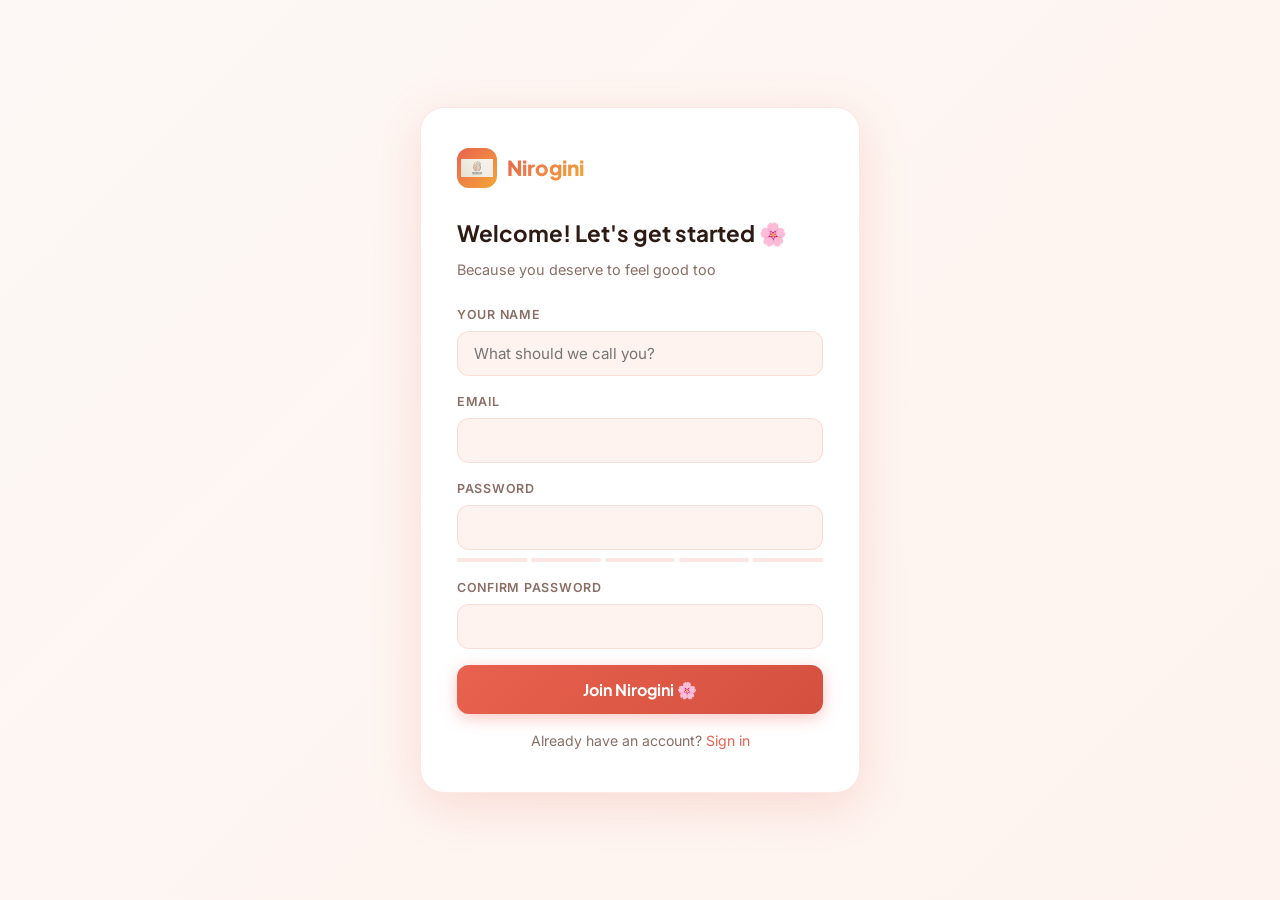
<file: frontend/signup.html>
<!DOCTYPE html>
<html lang="en">
<head>
<meta charset="UTF-8">
<meta name="viewport" content="width=device-width, initial-scale=1.0">
<title>Join Nirogini</title>
<link rel="stylesheet" href="css/style.css">
</head>
<body>
<div class="auth-shell">
  <div class="auth-card">
    <div class="auth-brand">
      <div class="auth-brand-icon"><img src="images/nirogini_logo.png" style="width:32px;height:32px;object-fit:contain;"></div>
      <div class="auth-brand-name">Nirogini</div>
    </div>

    <h2 id="title" style="margin-bottom:6px;font-size:1.4rem;">Welcome! Let's get started 🌸</h2>
    <p id="subtitle" style="color:var(--text-dim);font-size:0.9rem;margin-bottom:24px;">Because you deserve to feel good too</p>

    <div class="error-msg" id="errorBox"></div>

    <form id="signupForm">
      <div class="field">
        <label id="nameLabel">Your name</label>
        <input type="text" id="name" placeholder="What should we call you?" required>
      </div>
      <div class="field">
        <label id="emailLabel">Email</label>
        <input type="email" id="email" required autocomplete="email">
      </div>
      <div class="field">
        <label id="pwLabel">Password</label>
        <input type="password" id="password" required autocomplete="new-password">
        <div class="strength-meter"><div></div><div></div><div></div><div></div><div></div></div>
        <div class="strength-hint" id="strengthHint"></div>
      </div>
      <div class="field">
        <label id="cpwLabel">Confirm password</label>
        <input type="password" id="confirmPassword" required>
      </div>
      <button type="submit" class="btn-primary" id="submitBtn">Join Nirogini 🌸</button>
    </form>

    <div class="form-foot" id="loginLink">
      Already have an account? <a href="login.html">Sign in</a>
    </div>
  </div>
</div>

<script src="js/app.js"></script>
<script>
const lang = Lang.get();
if (lang === "hi") {
  document.getElementById("title").textContent = "आपका स्वागत है! 🌸";
  document.getElementById("subtitle").textContent = "क्योंकि आप भी deserve करती हैं अच्छा feel करना";
  document.getElementById("nameLabel").textContent = "आपका नाम";
  document.getElementById("emailLabel").textContent = "Email";
  document.getElementById("pwLabel").textContent = "Password";
  document.getElementById("cpwLabel").textContent = "Password confirm करें";
  document.getElementById("submitBtn").textContent = "Nirogini join करें 🌸";
  document.getElementById("loginLink").innerHTML = 'पहले से account है? <a href="login.html">Login करें</a>';
  document.getElementById("name").placeholder = "हम आपको क्या बुलाएं?";
}

if (Auth.getToken()) window.location.href = "dashboard.html";

const strengthMeter = document.querySelector(".strength-meter");
const strengthHint = document.getElementById("strengthHint");
document.getElementById("password").addEventListener("input", function() {
  renderStrengthMeter(strengthMeter, strengthHint, this.value);
});

document.getElementById("signupForm").addEventListener("submit", async (e) => {
  e.preventDefault();
  const btn = document.getElementById("submitBtn");
  const errorBox = document.getElementById("errorBox");
  btn.disabled = true;
  btn.textContent = lang === "hi" ? "Join हो रहे हैं..." : "Joining...";

  const result = await apiCall("/api/signup", {
    method: "POST",
    body: {
      name: document.getElementById("name").value.trim(),
      email: document.getElementById("email").value.trim(),
      password: document.getElementById("password").value,
      confirm_password: document.getElementById("confirmPassword").value,
      language: lang,
    }
  });

  if (result && result.success) {
    Auth.setToken(result.token);
    Auth.setUser(result.user);
    window.location.href = "onboarding.html";
  } else {
    showError(errorBox, (result && result.error) || "Something went wrong. Please try again.");
    btn.disabled = false;
    btn.textContent = lang === "hi" ? "Nirogini join करें 🌸" : "Join Nirogini 🌸";
  }
});
</script>
</body>
</html>
</file>
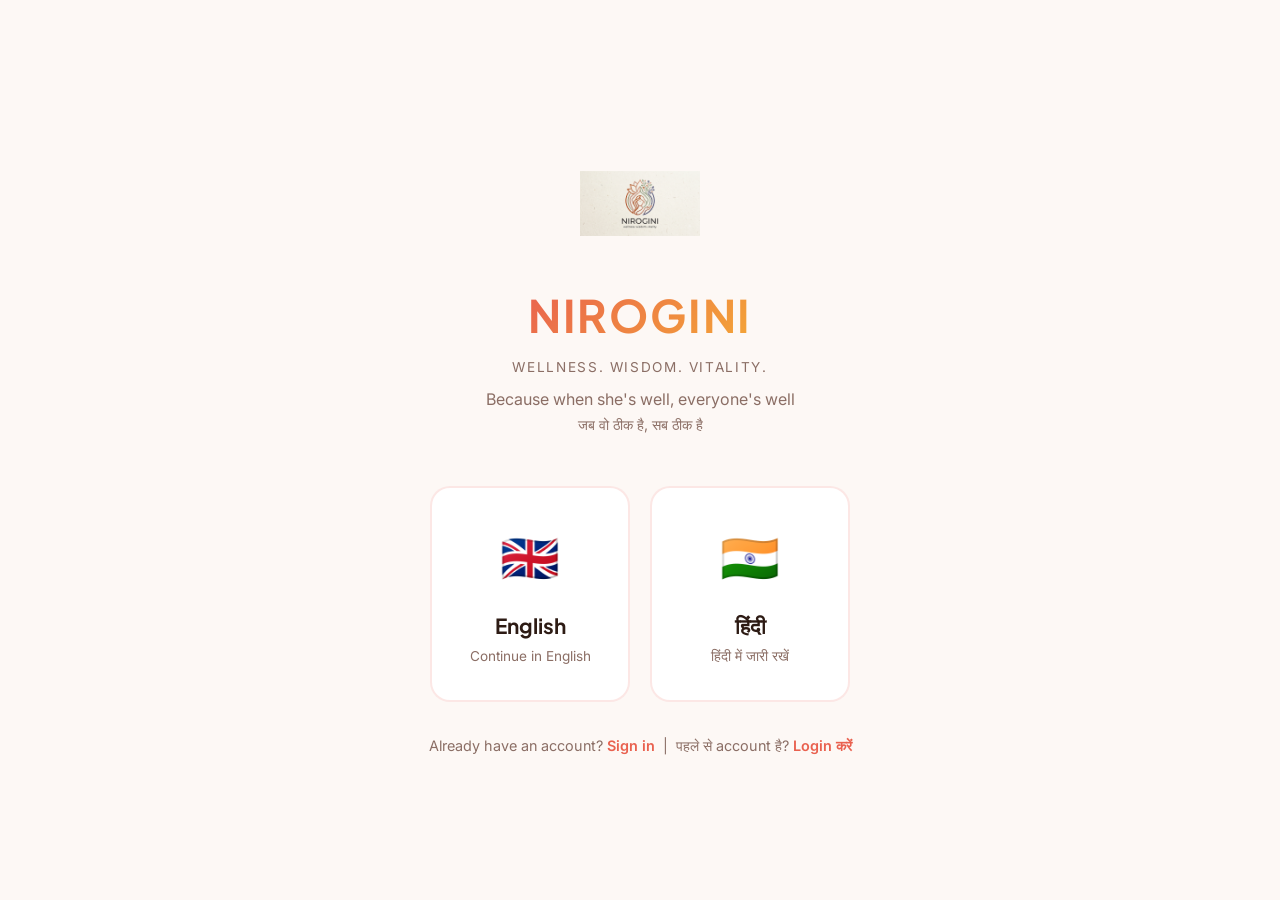
<file: frontend/tracker.html>
<!DOCTYPE html>
<html lang="en">
<head>
<meta charset="UTF-8">
<meta name="viewport" content="width=device-width, initial-scale=1.0">
<title>Health Log — Nirogini</title>
<link rel="stylesheet" href="css/style.css">
<style>
.mood-selector { display: flex; gap: 10px; justify-content: center; margin: 12px 0; }
.mood-btn {
  width: 52px; height: 52px; border-radius: 50%;
  border: 2px solid var(--border); background: var(--surface-2);
  font-size: 1.6rem; cursor: pointer; transition: all 0.2s;
  display: flex; align-items: center; justify-content: center;
}
.mood-btn.selected { border-color: var(--coral); transform: scale(1.15); background: rgba(233,97,79,0.08); }
.range-display { text-align: center; font-family: var(--font-display); font-size: 1.4rem; font-weight: 700; color: var(--coral); margin: 8px 0; }
input[type="range"] { width: 100%; accent-color: var(--coral); }
.log-section { margin-bottom: 24px; }
.log-section-title { font-family: var(--font-display); font-weight: 700; font-size: 1rem; margin-bottom: 14px; display: flex; align-items: center; gap: 8px; }
.points-preview { background: rgba(233,97,79,0.08); border: 1px solid rgba(233,97,79,0.2); border-radius: 12px; padding: 14px; text-align: center; margin-bottom: 20px; }
.points-preview-val { font-family: var(--font-display); font-size: 1.8rem; font-weight: 800; color: var(--coral); }
</style>
</head>
<body>
<div class="app-layout">
  <div class="sidebar">
    <div class="sidebar-brand">
      <div class="sidebar-brand-icon"><img src="images/nirogini_logo.png" style="width:32px;height:32px;object-fit:contain;border-radius:6px;"></div>
      <div class="sidebar-brand-name">Nirogini</div>
    </div>
    <a href="dashboard.html" class="nav-item"><span class="nav-icon">🏠</span> Home</a>
    <a href="tracker.html" class="nav-item active"><span class="nav-icon">📊</span> Health Log</a>
    <a href="menopause.html" class="nav-item"><span class="nav-icon">🌙</span> Menopause</a>
    <a href="medicines.html" class="nav-item"><span class="nav-icon">💊</span> Medicines</a>
    <a href="cycle.html" class="nav-item"><span class="nav-icon">🌸</span> Cycle</a>
    <a href="appointments.html" class="nav-item"><span class="nav-icon">🗓️</span> Appointments</a>
    <a href="companion.html" class="nav-item"><span class="nav-icon">💬</span> Chat</a>
    <a href="community.html" class="nav-item"><span class="nav-icon">👯‍♀️</span> My Circle</a>
    <a href="hospitals.html" class="nav-item"><span class="nav-icon">🏥</span> Hospitals</a>
    <a href="reports.html" class="nav-item"><span class="nav-icon">📋</span> Reports</a>
    <div class="sidebar-bottom">
      <a href="#" class="nav-item" onclick="signOut()"><span class="nav-icon">👋</span> Sign Out</a>
    </div>
  </div>

  <div class="main-content">
    <div class="page-header">
      <h1 id="pageTitle">📊 Log Your Day</h1>
      <p id="pageSubtitle">Every entry earns you points — you're doing great!</p>
    </div>

    <div class="points-preview">
      <div style="font-size:0.8rem;color:var(--text-dim);margin-bottom:4px;" id="pointsPreviewLabel">Points you'll earn today</div>
      <div class="points-preview-val" id="pointsPreview">0</div>
      <div style="font-size:0.8rem;color:var(--text-dim);" id="pointsPreviewSub">Fill in more to earn more! 🌟</div>
    </div>

    <div class="card">
      <!-- Water -->
      <div class="log-section">
        <div class="log-section-title">💧 <span id="waterTitle">Water intake</span></div>
        <div class="range-display"><span id="waterDisplay">0</span> <span id="waterUnit">glasses</span></div>
        <input type="range" id="waterInput" min="0" max="12" value="0"
          oninput="document.getElementById('waterDisplay').textContent=this.value; updatePoints()">
        <div style="display:flex;justify-content:space-between;font-size:0.78rem;color:var(--text-dim);">
          <span>0</span><span id="waterGoalMark">🎯 Goal: 8</span><span>12</span>
        </div>
      </div>

      <!-- Steps -->
      <div class="log-section">
        <div class="log-section-title">👟 <span id="stepsTitle">Steps walked</span></div>
        <div class="range-display"><span id="stepsDisplay">0</span></div>
        <input type="range" id="stepsInput" min="0" max="15000" step="500" value="0"
          oninput="document.getElementById('stepsDisplay').textContent=parseInt(this.value).toLocaleString(); updatePoints()">
        <div style="display:flex;justify-content:space-between;font-size:0.78rem;color:var(--text-dim);">
          <span>0</span><span id="stepsGoalMark">🎯 Goal: 5,000</span><span>15k</span>
        </div>
      </div>

      <!-- Sleep -->
      <div class="log-section">
        <div class="log-section-title">😴 <span id="sleepTitle">Hours of sleep</span></div>
        <div class="range-display"><span id="sleepDisplay">0</span> <span id="sleepUnit">hours</span></div>
        <input type="range" id="sleepInput" min="0" max="10" step="0.5" value="0"
          oninput="document.getElementById('sleepDisplay').textContent=this.value; updatePoints()">
        <div style="display:flex;justify-content:space-between;font-size:0.78rem;color:var(--text-dim);">
          <span>0</span><span id="sleepGoalMark">🎯 Goal: 7 hrs</span><span>10</span>
        </div>
      </div>

      <!-- Mood -->
      <div class="log-section">
        <div class="log-section-title">😊 <span id="moodTitle">How are you feeling today?</span></div>
        <div class="mood-selector">
          <button class="mood-btn" data-val="1" onclick="selectMood(this)">😔</button>
          <button class="mood-btn" data-val="2" onclick="selectMood(this)">😕</button>
          <button class="mood-btn" data-val="3" onclick="selectMood(this)">😊</button>
          <button class="mood-btn" data-val="4" onclick="selectMood(this)">😄</button>
          <button class="mood-btn" data-val="5" onclick="selectMood(this)">🤩</button>
        </div>
      </div>

      <!-- Vitals -->
      <div class="log-section">
        <div class="log-section-title">❤️ <span id="vitalsTitle">Vitals (optional)</span></div>
        <div class="grid-2" style="gap:12px;">
          <div class="field">
            <label id="bpLabel">Blood Pressure</label>
            <div style="display:flex;gap:8px;">
              <input type="number" id="bpSys" placeholder="120" style="flex:1;">
              <span style="align-self:center;color:var(--text-dim);">/</span>
              <input type="number" id="bpDia" placeholder="80" style="flex:1;">
            </div>
          </div>
          <div class="field">
            <label id="sugarLabel">Blood Sugar (mg/dL)</label>
            <input type="number" id="sugar" placeholder="100">
          </div>
          <div class="field">
            <label id="weightLabel">Weight (kg)</label>
            <input type="number" id="weight" placeholder="60" step="0.1">
          </div>
        </div>
      </div>

      <!-- Notes -->
      <div class="log-section">
        <div class="log-section-title">📝 <span id="notesTitle">Anything else?</span></div>
        <textarea id="notes" rows="3" style="border-radius:12px;" id="notesArea"
          placeholder="Any symptoms, feelings, or notes for yourself..."></textarea>
      </div>

      <div class="error-msg" id="errorBox"></div>
      <div class="success-msg" id="successBox"></div>

      <button class="btn-primary" id="saveBtn" onclick="saveLog()">Save today's log 🌸</button>
    </div>
  </div>
</div>

<script src="js/app.js"></script>
<script>
requireAuth();
const lang = Lang.get();
let selectedMood = 0;

if (lang === "hi") {
  document.getElementById("pageTitle").textContent = "📊 आज का Log";
  document.getElementById("pageSubtitle").textContent = "हर entry पर points मिलते हैं — बहुत अच्छा कर रही हैं आप!";
  document.getElementById("pointsPreviewLabel").textContent = "आज के points";
  document.getElementById("pointsPreviewSub").textContent = "ज्यादा fill करें, ज्यादा points पाएं! 🌟";
  document.getElementById("waterTitle").textContent = "पानी कितना पिया";
  document.getElementById("waterUnit").textContent = "गिलास";
  document.getElementById("waterGoalMark").textContent = "🎯 Goal: 8 गिलास";
  document.getElementById("stepsTitle").textContent = "कितने कदम चलीं";
  document.getElementById("stepsGoalMark").textContent = "🎯 Goal: 5,000 कदम";
  document.getElementById("sleepTitle").textContent = "कितने घंटे सोईं";
  document.getElementById("sleepUnit").textContent = "घंटे";
  document.getElementById("sleepGoalMark").textContent = "🎯 Goal: 7 घंटे";
  document.getElementById("moodTitle").textContent = "आज कैसा feel हो रहा है?";
  document.getElementById("vitalsTitle").textContent = "Vitals (optional)";
  document.getElementById("bpLabel").textContent = "Blood Pressure";
  document.getElementById("sugarLabel").textContent = "Blood Sugar (mg/dL)";
  document.getElementById("weightLabel").textContent = "वजन (kg)";
  document.getElementById("notesTitle").textContent = "कुछ और?";
  document.getElementById("saveBtn").textContent = "आज का log save करें 🌸";
}

// Load existing today log
async function loadTodayLog() {
  const result = await apiCall("/api/health/today", { auth: true });
  if (result && result.success && result.log && Object.keys(result.log).length > 0) {
    const log = result.log;
    if (log.water_glasses) {
      document.getElementById("waterInput").value = log.water_glasses;
      document.getElementById("waterDisplay").textContent = log.water_glasses;
    }
    if (log.steps) {
      document.getElementById("stepsInput").value = log.steps;
      document.getElementById("stepsDisplay").textContent = parseInt(log.steps).toLocaleString();
    }
    if (log.sleep_hours) {
      document.getElementById("sleepInput").value = log.sleep_hours;
      document.getElementById("sleepDisplay").textContent = log.sleep_hours;
    }
    if (log.mood) {
      const moodBtn = document.querySelector(`.mood-btn[data-val="${log.mood}"]`);
      if (moodBtn) selectMood(moodBtn);
    }
    if (log.bp_systolic) document.getElementById("bpSys").value = log.bp_systolic;
    if (log.bp_diastolic) document.getElementById("bpDia").value = log.bp_diastolic;
    if (log.blood_sugar) document.getElementById("sugar").value = log.blood_sugar;
    if (log.weight_kg) document.getElementById("weight").value = log.weight_kg;
    if (log.notes) document.getElementById("notes").value = log.notes;
    updatePoints();
  }
}

function selectMood(el) {
  document.querySelectorAll(".mood-btn").forEach(b => b.classList.remove("selected"));
  el.classList.add("selected");
  selectedMood = parseInt(el.dataset.val);
}

function updatePoints() {
  let pts = 0;
  const water = parseInt(document.getElementById("waterInput").value) || 0;
  const steps = parseInt(document.getElementById("stepsInput").value) || 0;
  const sleep = parseFloat(document.getElementById("sleepInput").value) || 0;
  if (water >= 6) pts += 10; else if (water >= 3) pts += 5;
  if (steps >= 5000) pts += 10; else if (steps >= 2000) pts += 5;
  if (sleep >= 7) pts += 10; else if (sleep >= 5) pts += 5;
  if (document.getElementById("bpSys").value) pts += 5;
  if (document.getElementById("sugar").value) pts += 5;
  document.getElementById("pointsPreview").textContent = pts;
}

async function saveLog() {
  const btn = document.getElementById("saveBtn");
  btn.disabled = true;
  btn.textContent = lang === "hi" ? "Save हो रहा है..." : "Saving...";

  const data = {
    water_glasses: parseInt(document.getElementById("waterInput").value) || 0,
    steps: parseInt(document.getElementById("stepsInput").value) || 0,
    sleep_hours: parseFloat(document.getElementById("sleepInput").value) || 0,
    mood: selectedMood || 3,
    bp_systolic: parseInt(document.getElementById("bpSys").value) || null,
    bp_diastolic: parseInt(document.getElementById("bpDia").value) || null,
    blood_sugar: parseFloat(document.getElementById("sugar").value) || null,
    weight_kg: parseFloat(document.getElementById("weight").value) || null,
    notes: document.getElementById("notes").value,
  };

  const result = await apiCall("/api/health/log", { method: "POST", auth: true, body: data });

  if (result && result.success) {
    const msg = lang === "hi"
      ? `🎉 Log save हो गया! आपने ${result.points_earned} points कमाए!`
      : `🎉 Logged! You earned ${result.points_earned} points!`;
    showSuccess(document.getElementById("successBox"), msg);
    setTimeout(() => window.location.href = "dashboard.html", 1500);
  } else {
    showError(document.getElementById("errorBox"), (result && result.error) || "Could not save. Please try again.");
    btn.disabled = false;
    btn.textContent = lang === "hi" ? "आज का log save करें 🌸" : "Save today's log 🌸";
  }
}

function signOut() {
  apiCall("/api/logout", { method: "POST", auth: true });
  Auth.clear();
  window.location.href = "index.html";
}

loadTodayLog();
</script>
</body>
</html>
</file>
<file: frontend/css/style.css>
@import url('https://fonts.googleapis.com/css2?family=Plus+Jakarta+Sans:wght@400;500;600;700;800&family=Inter:wght@400;500;600&display=swap');

:root {
  --coral: #E9614F;
  --coral-light: #F08070;
  --gold: #F4A736;
  --gold-light: #F7C06A;
  --mint: #4CAF88;
  --sky: #5BA4CF;
  --bg: #FDF8F5;
  --surface: #FFFFFF;
  --surface-2: #FEF3EE;
  --border: rgba(233, 97, 79, 0.15);
  --border-strong: rgba(233, 97, 79, 0.3);
  --text: #2D1B14;
  --text-dim: #8B6E65;
  --text-light: #C4A89E;
  --shadow: 0 4px 24px rgba(233, 97, 79, 0.12);
  --shadow-lg: 0 12px 48px rgba(233, 97, 79, 0.18);
  --radius: 16px;
  --font-display: 'Plus Jakarta Sans', sans-serif;
  --font-body: 'Inter', sans-serif;
}

* { box-sizing: border-box; margin: 0; padding: 0; }

html, body {
  background: var(--bg);
  color: var(--text);
  font-family: var(--font-body);
  min-height: 100vh;
  line-height: 1.6;
}

h1, h2, h3, h4 { font-family: var(--font-display); font-weight: 700; }

a { color: var(--coral); text-decoration: none; }
a:hover { text-decoration: underline; }

/* Auth pages */
.auth-shell {
  min-height: 100vh;
  display: flex; align-items: center; justify-content: center;
  padding: 24px;
  background: linear-gradient(135deg, #FDF8F5 0%, #FEF3EE 100%);
}

.auth-card {
  width: 100%; max-width: 440px;
  background: white;
  border: 1px solid var(--border);
  border-radius: 24px;
  padding: 40px 36px;
  box-shadow: var(--shadow-lg);
  animation: slideUp 0.4s cubic-bezier(0.22, 1, 0.36, 1);
}

@keyframes slideUp {
  from { opacity: 0; transform: translateY(20px); }
  to { opacity: 1; transform: translateY(0); }
}

.auth-brand {
  display: flex; align-items: center; gap: 10px;
  margin-bottom: 28px;
}
.auth-brand-icon {
  width: 40px; height: 40px;
  background: linear-gradient(135deg, var(--coral), var(--gold));
  border-radius: 12px;
  display: flex; align-items: center; justify-content: center;
  font-size: 1.3rem;
}
.auth-brand-name {
  font-family: var(--font-display); font-size: 1.3rem; font-weight: 800;
  background: linear-gradient(135deg, var(--coral), var(--gold));
  -webkit-background-clip: text; -webkit-text-fill-color: transparent;
  background-clip: text;
}

/* Forms */
.field { margin-bottom: 16px; }
.field label {
  display: block; font-size: 0.78rem;
  text-transform: uppercase; letter-spacing: 0.06em;
  color: var(--text-dim); margin-bottom: 6px; font-weight: 600;
}

input[type="text"], input[type="email"], input[type="password"],
input[type="number"], select, textarea {
  width: 100%;
  background: var(--surface-2);
  border: 1.5px solid var(--border);
  color: var(--text);
  padding: 12px 16px;
  border-radius: 12px;
  font-family: var(--font-body); font-size: 0.95rem;
  transition: border-color 0.2s, box-shadow 0.2s;
}
input:focus, select:focus, textarea:focus {
  outline: none;
  border-color: var(--coral);
  box-shadow: 0 0 0 3px rgba(233, 97, 79, 0.12);
}

.btn-primary {
  width: 100%; padding: 14px;
  background: linear-gradient(135deg, var(--coral), #D4503E);
  color: white; border: none; border-radius: 12px;
  font-family: var(--font-display); font-weight: 700; font-size: 1rem;
  cursor: pointer;
  transition: transform 0.15s, box-shadow 0.15s;
  box-shadow: 0 4px 16px rgba(233, 97, 79, 0.35);
}
.btn-primary:hover { transform: translateY(-1px); box-shadow: 0 6px 24px rgba(233, 97, 79, 0.45); }
.btn-primary:disabled { opacity: 0.6; cursor: not-allowed; transform: none; }

.btn-ghost {
  background: transparent; border: 1.5px solid var(--border-strong);
  color: var(--text); padding: 10px 20px;
  border-radius: 12px; font-family: var(--font-body); font-weight: 500;
  cursor: pointer; transition: all 0.15s;
}
.btn-ghost:hover { border-color: var(--coral); color: var(--coral); background: var(--surface-2); }

.error-msg {
  background: rgba(233, 97, 79, 0.08);
  border: 1px solid rgba(233, 97, 79, 0.3);
  color: var(--coral); padding: 10px 14px;
  border-radius: 10px; font-size: 0.85rem;
  margin-bottom: 16px; display: none;
}
.error-msg.show { display: block; }

.success-msg {
  background: rgba(76, 175, 136, 0.08);
  border: 1px solid rgba(76, 175, 136, 0.3);
  color: var(--mint); padding: 10px 14px;
  border-radius: 10px; font-size: 0.85rem;
  margin-bottom: 16px; display: none;
}
.success-msg.show { display: block; }

.form-foot { text-align: center; font-size: 0.88rem; color: var(--text-dim); margin-top: 16px; }

/* Strength meter */
.strength-meter { display: flex; gap: 4px; margin-top: 8px; }
.strength-meter div { height: 4px; flex: 1; background: var(--border); border-radius: 2px; transition: background 0.25s; }
.strength-hint { font-size: 0.78rem; color: var(--text-dim); margin-top: 6px; }

/* Dashboard layout */
.app-layout { display: flex; min-height: 100vh; }

.sidebar {
  width: 240px; flex-shrink: 0;
  background: white;
  border-right: 1px solid var(--border);
  padding: 24px 16px;
  display: flex; flex-direction: column;
  position: sticky; top: 0; height: 100vh;
  overflow-y: auto;
}

.sidebar-brand {
  display: flex; align-items: center; gap: 10px;
  margin-bottom: 32px; padding: 0 8px;
}
.sidebar-brand-icon {
  width: 36px; height: 36px;
  background: linear-gradient(135deg, var(--coral), var(--gold));
  border-radius: 10px;
  display: flex; align-items: center; justify-content: center;
  font-size: 1.1rem;
}
.sidebar-brand-name {
  font-family: var(--font-display); font-weight: 800; font-size: 1.1rem;
  background: linear-gradient(135deg, var(--coral), var(--gold));
  -webkit-background-clip: text; -webkit-text-fill-color: transparent;
  background-clip: text;
}

.nav-item {
  display: flex; align-items: center; gap: 12px;
  padding: 12px 16px; border-radius: 12px;
  color: var(--text-dim); font-weight: 500; font-size: 0.92rem;
  cursor: pointer; transition: all 0.15s; margin-bottom: 4px;
  text-decoration: none;
}
.nav-item:hover { background: var(--surface-2); color: var(--coral); }
.nav-item.active { background: rgba(233, 97, 79, 0.1); color: var(--coral); font-weight: 600; }
.nav-item .nav-icon { font-size: 1.1rem; width: 20px; text-align: center; }

.sidebar-bottom { margin-top: auto; padding-top: 16px; border-top: 1px solid var(--border); }

.main-content { flex: 1; padding: 28px; overflow-y: auto; max-width: 900px; }

/* Cards */
.card {
  background: white; border: 1px solid var(--border);
  border-radius: var(--radius); padding: 24px;
  box-shadow: var(--shadow); margin-bottom: 20px;
}

.card-label {
  font-size: 0.75rem; text-transform: uppercase;
  letter-spacing: 0.07em; color: var(--text-dim);
  font-weight: 600; margin-bottom: 10px;
}

.card-value {
  font-family: var(--font-display); font-size: 2rem; font-weight: 800;
  color: var(--text);
}

.grid-3 { display: grid; grid-template-columns: repeat(auto-fit, minmax(200px, 1fr)); gap: 16px; margin-bottom: 20px; }

/* Gamification */
.level-badge {
  display: inline-flex; align-items: center; gap: 8px;
  background: linear-gradient(135deg, var(--coral), var(--gold));
  color: white; padding: 8px 16px; border-radius: 20px;
  font-family: var(--font-display); font-weight: 700; font-size: 0.9rem;
}

.progress-bar-wrap { background: var(--surface-2); border-radius: 8px; height: 10px; overflow: hidden; margin: 10px 0; }
.progress-bar-fill {
  height: 100%;
  background: linear-gradient(90deg, var(--coral), var(--gold));
  border-radius: 8px; transition: width 0.5s ease;
}

.streak-badge {
  display: inline-flex; align-items: center; gap: 6px;
  background: rgba(244, 167, 54, 0.1); color: var(--gold);
  border: 1px solid rgba(244, 167, 54, 0.3);
  padding: 6px 12px; border-radius: 16px;
  font-weight: 600; font-size: 0.85rem;
}

/* Goal cards */
.goal-card {
  background: var(--surface-2); border: 1px solid var(--border);
  border-radius: 14px; padding: 18px;
  transition: all 0.2s;
}
.goal-card.completed { border-color: var(--mint); background: rgba(76, 175, 136, 0.05); }

.goal-emoji { font-size: 1.8rem; margin-bottom: 8px; }
.goal-title { font-weight: 600; font-size: 0.95rem; margin-bottom: 4px; }
.goal-sub { font-size: 0.82rem; color: var(--text-dim); margin-bottom: 12px; }
.goal-progress { display: flex; align-items: center; gap: 10px; }
.goal-count { font-family: var(--font-display); font-weight: 700; font-size: 1.1rem; color: var(--coral); }

/* Chat */
.chat-container {
  display: flex; flex-direction: column; height: calc(100vh - 120px);
}
.chat-messages {
  flex: 1; overflow-y: auto; padding: 16px;
  display: flex; flex-direction: column; gap: 12px;
}
.chat-bubble {
  max-width: 80%; padding: 12px 16px;
  border-radius: 18px; font-size: 0.92rem; line-height: 1.55;
}
.chat-bubble.user {
  background: linear-gradient(135deg, var(--coral), #D4503E);
  color: white; align-self: flex-end;
  border-bottom-right-radius: 4px;
}
.chat-bubble.ai {
  background: white; border: 1px solid var(--border);
  color: var(--text); align-self: flex-start;
  border-bottom-left-radius: 4px;
  box-shadow: var(--shadow);
}
.chat-bubble.thinking { color: var(--text-dim); font-style: italic; }

.chat-input-row {
  display: flex; gap: 10px; padding: 16px;
  background: white; border-top: 1px solid var(--border);
  border-radius: 0 0 var(--radius) var(--radius);
}
.chat-input-row input {
  flex: 1; padding: 12px 16px; border-radius: 24px;
}
.chat-send {
  background: linear-gradient(135deg, var(--coral), #D4503E);
  color: white; border: none; padding: 12px 20px;
  border-radius: 24px; font-weight: 600; cursor: pointer;
  font-size: 0.9rem; transition: transform 0.15s;
}
.chat-send:hover { transform: scale(1.05); }

/* Community */
.friend-card {
  display: flex; align-items: center; gap: 16px;
  background: var(--surface-2); border: 1px solid var(--border);
  border-radius: 14px; padding: 16px; margin-bottom: 12px;
}
.friend-avatar {
  width: 48px; height: 48px; border-radius: 50%;
  background: linear-gradient(135deg, var(--coral), var(--gold));
  display: flex; align-items: center; justify-content: center;
  font-size: 1.3rem; color: white; font-weight: 700;
  flex-shrink: 0;
}
.friend-info { flex: 1; }
.friend-name { font-weight: 600; margin-bottom: 4px; }
.friend-stats { font-size: 0.82rem; color: var(--text-dim); }

/* Spinner */
.spinner {
  width: 32px; height: 32px;
  border: 3px solid var(--border);
  border-top-color: var(--coral);
  border-radius: 50%;
  animation: spin 0.8s linear infinite;
  margin: 0 auto;
}
@keyframes spin { to { transform: rotate(360deg); } }

/* Topbar for mobile */
.topbar {
  display: none;
  align-items: center; justify-content: space-between;
  padding: 16px 20px;
  background: white; border-bottom: 1px solid var(--border);
  position: sticky; top: 0; z-index: 100;
}

/* Page header */
.page-header { margin-bottom: 24px; }
.page-header h1 { font-size: 1.6rem; margin-bottom: 4px; }
.page-header p { color: var(--text-dim); font-size: 0.92rem; }

/* Hospital card */
.hospital-card {
  background: white; border: 1px solid var(--border);
  border-radius: 14px; padding: 18px; margin-bottom: 12px;
}
.hospital-type-badge {
  display: inline-block; padding: 3px 10px;
  border-radius: 12px; font-size: 0.75rem; font-weight: 600;
  margin-bottom: 8px;
}
.hospital-type-badge.government { background: rgba(76, 175, 136, 0.1); color: var(--mint); }
.hospital-type-badge.private { background: rgba(91, 164, 207, 0.1); color: var(--sky); }
.hospital-type-badge.private-aided { background: rgba(244, 167, 54, 0.1); color: var(--gold); }
.ayushman-badge {
  display: inline-block; padding: 3px 10px;
  background: rgba(76, 175, 136, 0.1); color: var(--mint);
  border-radius: 12px; font-size: 0.75rem; font-weight: 600;
  margin-left: 6px;
}

/* Vitals grid */
.vitals-grid { display: grid; grid-template-columns: repeat(auto-fit, minmax(140px, 1fr)); gap: 12px; }
.vital-card {
  background: var(--surface-2); border: 1px solid var(--border);
  border-radius: 12px; padding: 16px; text-align: center;
}
.vital-icon { font-size: 1.5rem; margin-bottom: 6px; }
.vital-label { font-size: 0.75rem; color: var(--text-dim); margin-bottom: 4px; }
.vital-value { font-family: var(--font-display); font-weight: 700; font-size: 1.1rem; }

/* Report explainer */
.report-value-row {
  padding: 14px; border-radius: 12px; margin-bottom: 10px;
  border: 1px solid var(--border);
}
.report-status-normal { background: rgba(76, 175, 136, 0.05); border-color: rgba(76, 175, 136, 0.2); }
.report-status-high { background: rgba(233, 97, 79, 0.05); border-color: rgba(233, 97, 79, 0.2); }
.report-status-low { background: rgba(244, 167, 54, 0.05); border-color: rgba(244, 167, 54, 0.2); }
.report-status-borderline { background: rgba(244, 167, 54, 0.05); border-color: rgba(244, 167, 54, 0.2); }

/* Responsive */
@media (max-width: 768px) {
  .sidebar { display: none; }
  .topbar { display: flex; }
  .main-content { padding: 16px; }
  .grid-3 { grid-template-columns: 1fr 1fr; }
  .auth-card { padding: 28px 20px; }
}
</file>
